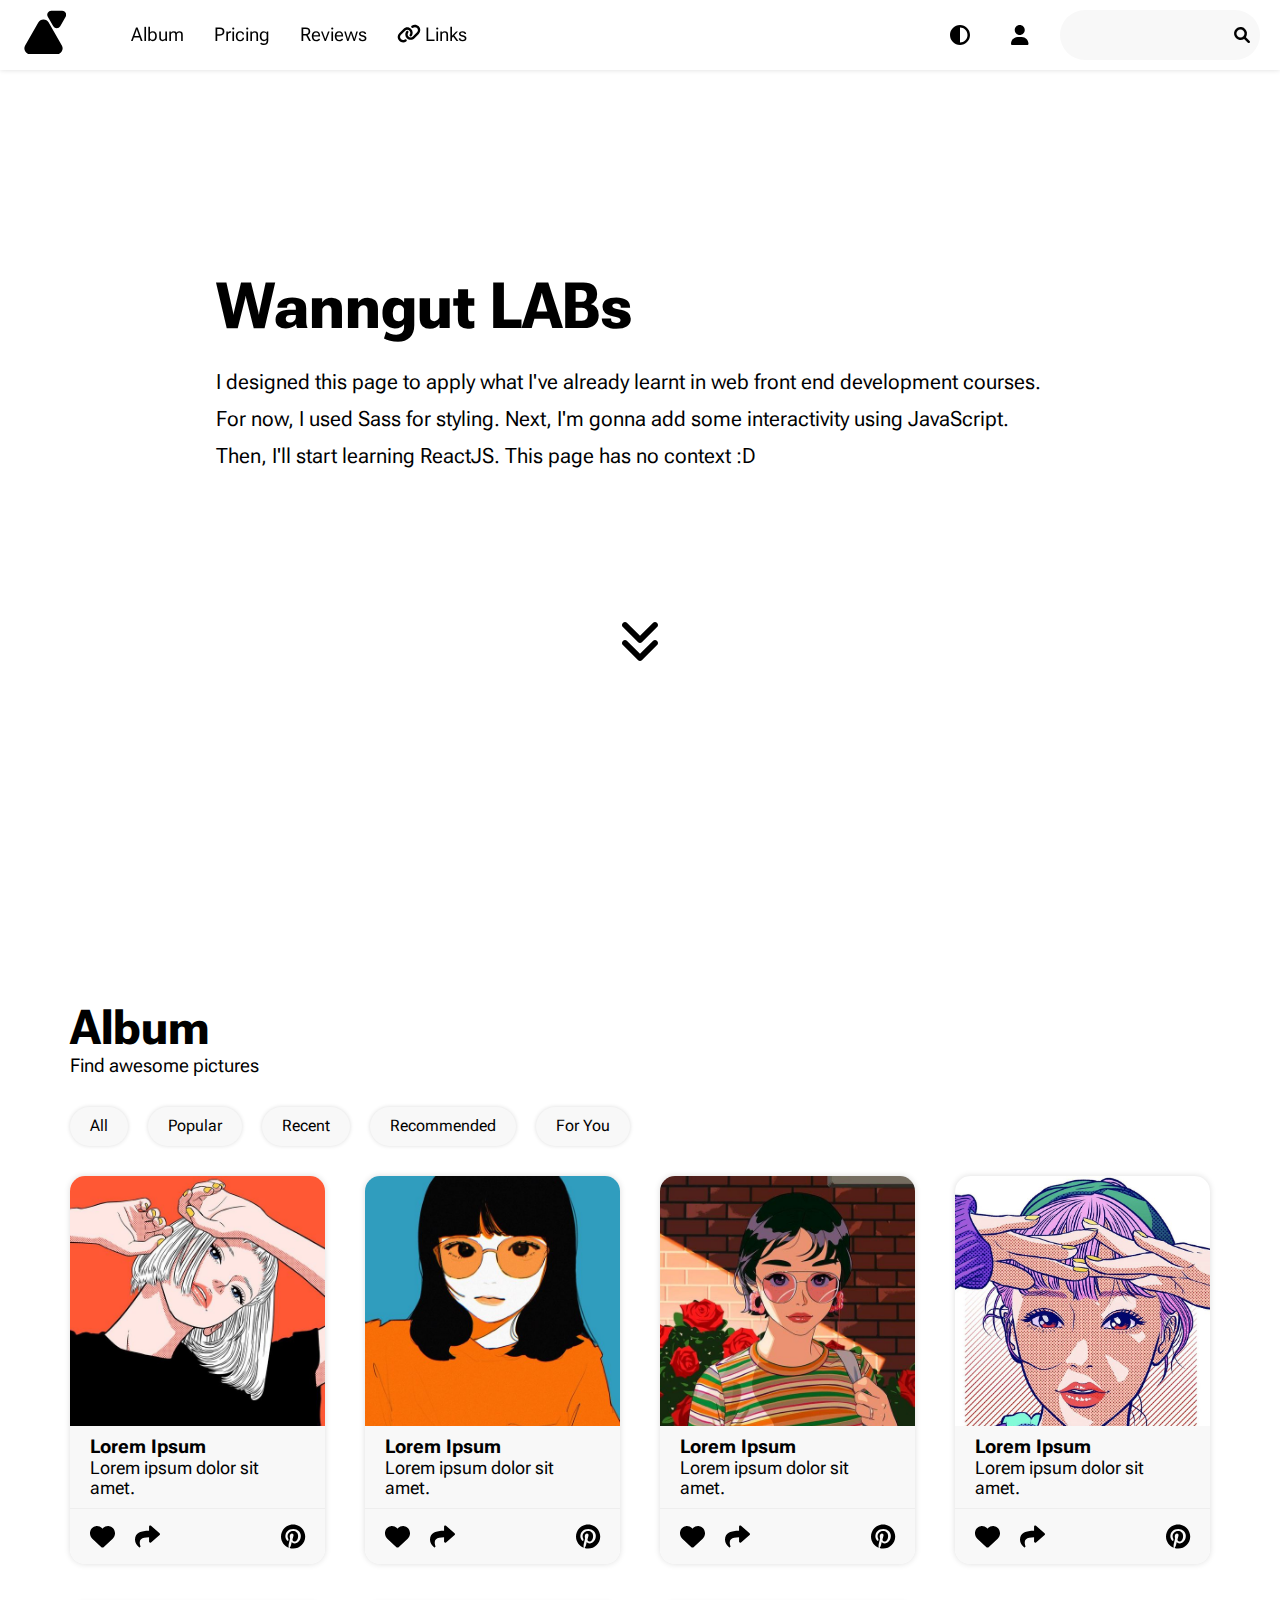
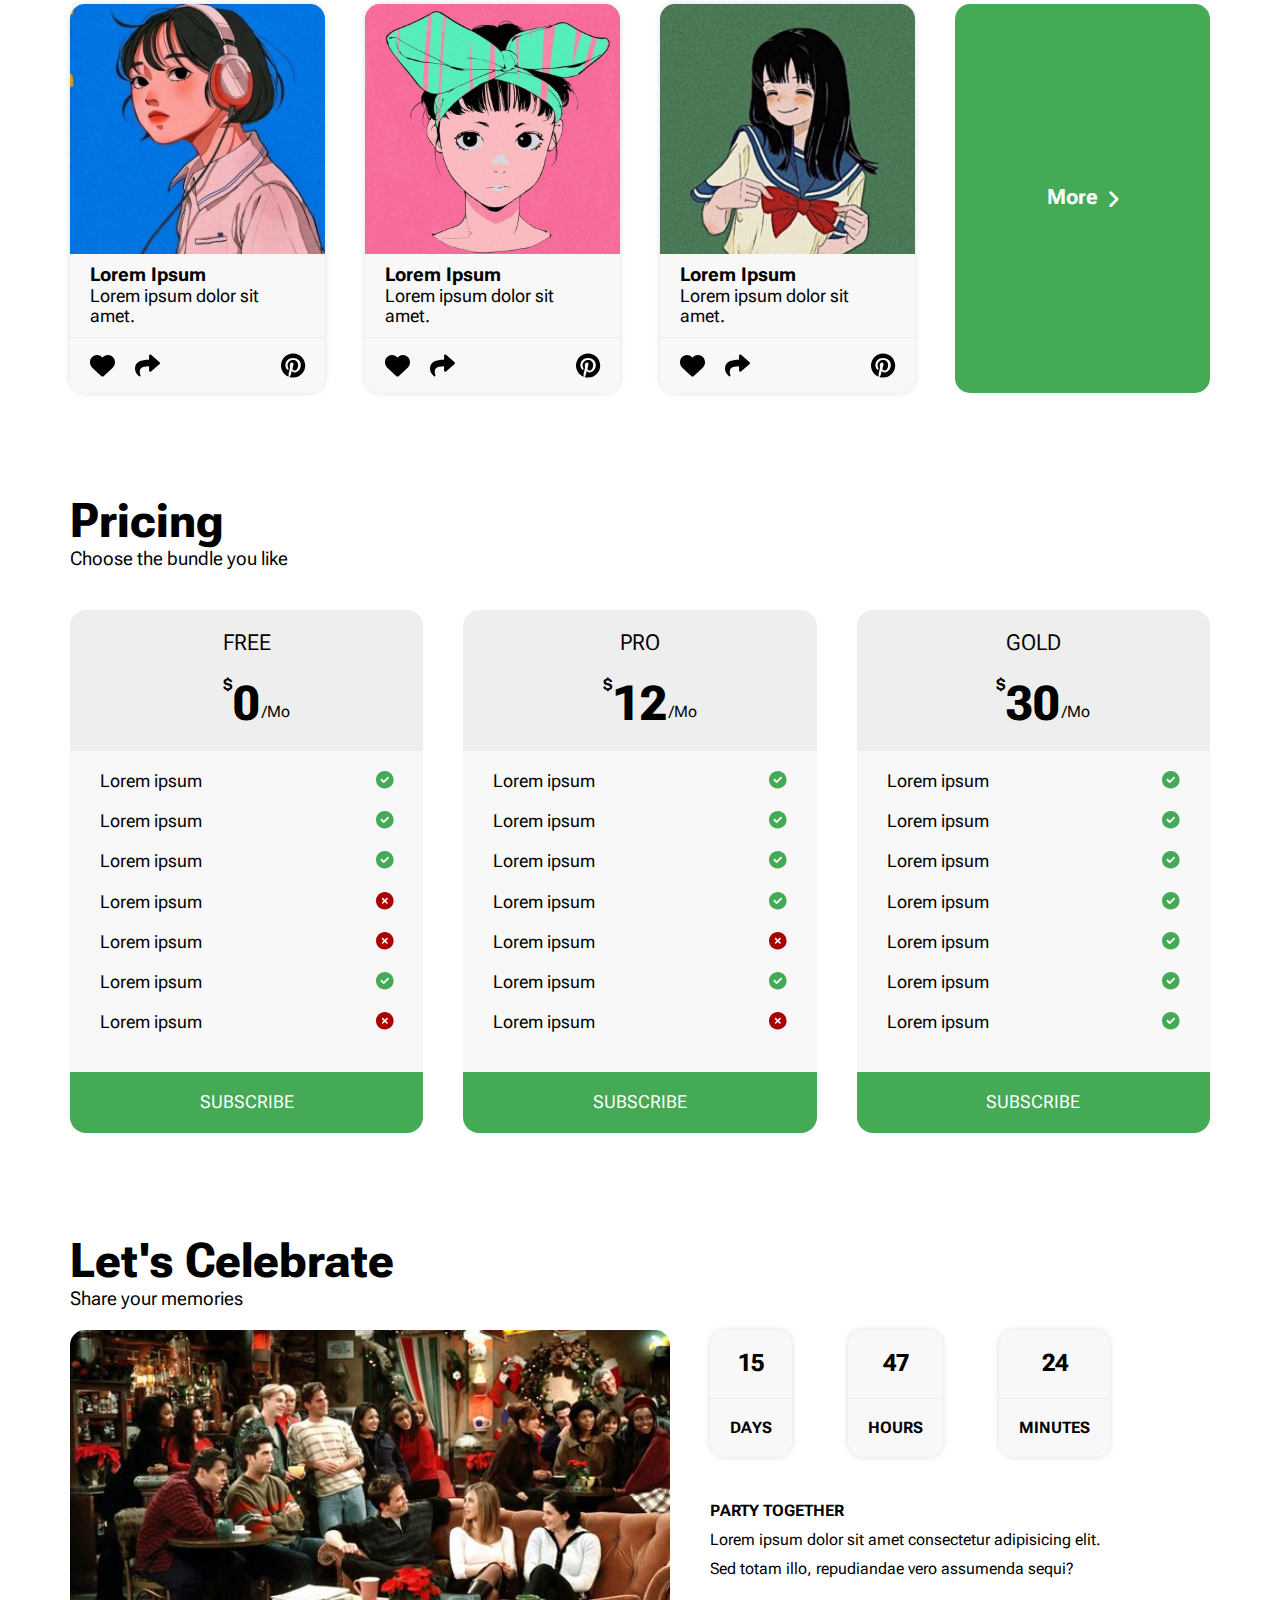
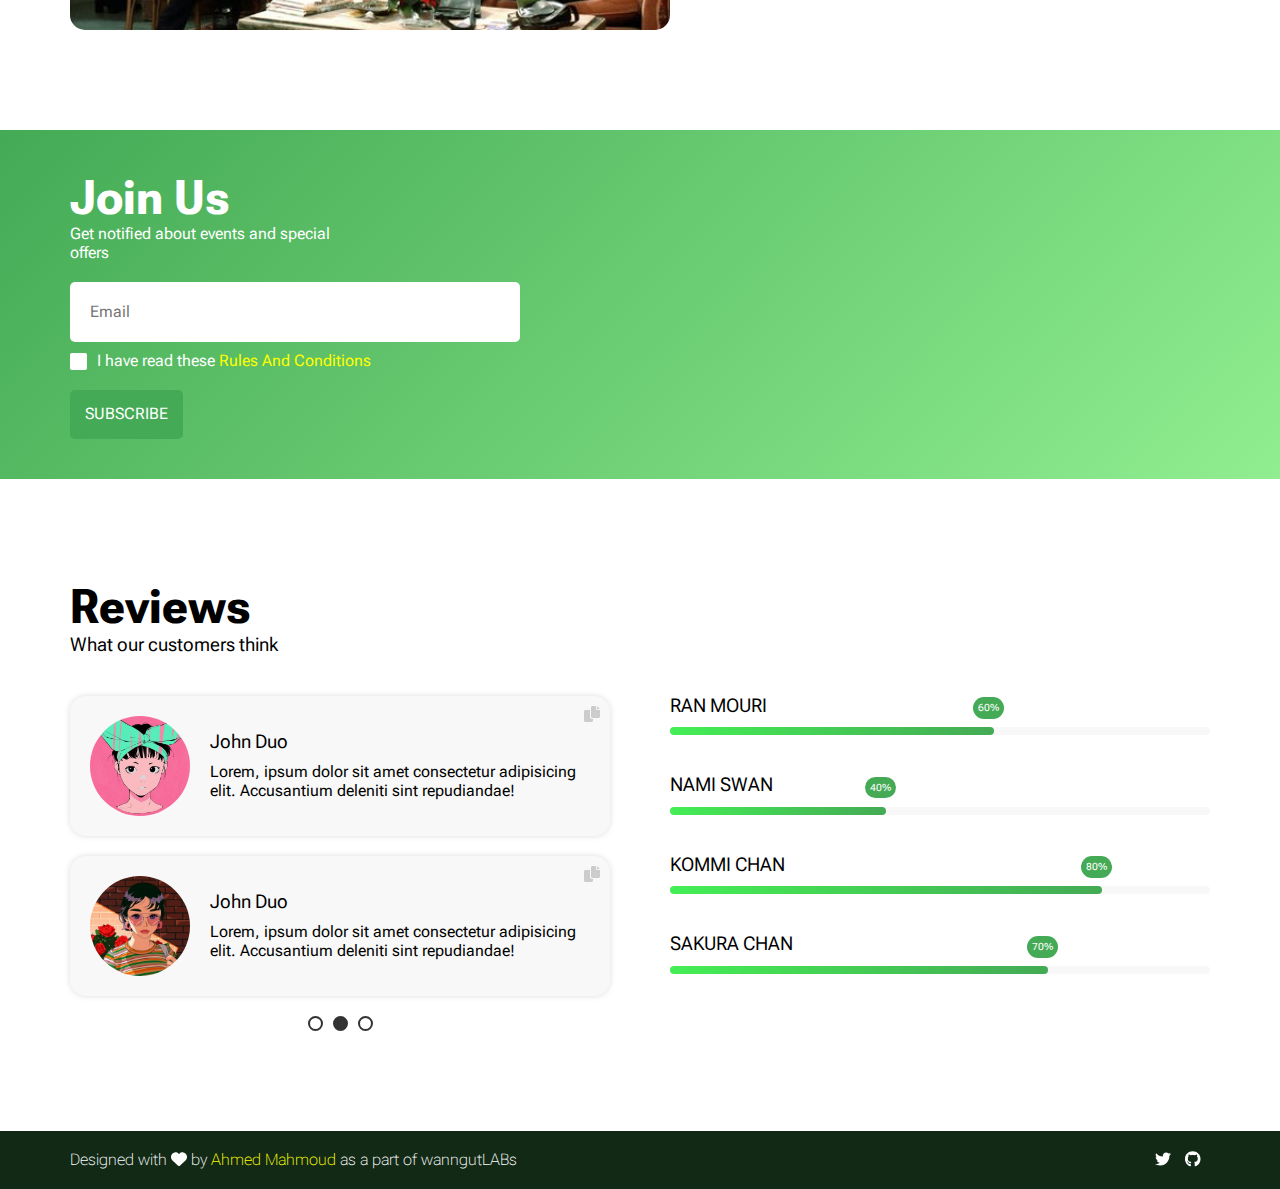
<file: index.html>
<!DOCTYPE html>
<html lang="en">

<head>
  <meta charset="UTF-8">
  <meta http-equiv="X-UA-Compatible" content="IE=edge">
  <meta name="viewport" content="width=device-width, initial-scale=1.0">
  <title>Document</title>
  <!-- normalization -->
  <link rel="stylesheet" href="css/norm.css">
  <!-- font-awesome css -->
  <link rel="stylesheet" href="css/all.min.css">
  <!--  --- ADD COMPILED-SASS.CSS FILE HERE -->
  <link rel="stylesheet" href="css/sass/main.css">
  <!-- main stylesheet -->
  <!-- add fonts here -->
  <link rel="preconnect" href="https://fonts.googleapis.com">
  <link rel="preconnect" href="https://fonts.gstatic.com" crossorigin>
  <link
    href="https://fonts.googleapis.com/css2?family=Roboto+Flex:opsz,wght@8..144,100;8..144,200;8..144,300;8..144,400;8..144,500;8..144,600;8..144,700;8..144,800;8..144,900;8..144,1000&display=swap"
    rel="stylesheet">
</head>

<body>

  <header>
    <div class="container-large">
      <div class="wrpr">
        <div class="logo">
          <svg xmlns="http://www.w3.org/2000/svg" xmlns:xlink="http://www.w3.org/1999/xlink" width="46" height="54.361"
            viewBox="0 0 46 54.361">
            <defs>
              <linearGradient id="linear-gradient" x1="0.508" y1="1.1" x2="0.511" y2="0.212"
                gradientUnits="objectBoundingBox">
                <stop offset="0" stop-color="#2a9d00" />
                <stop offset="1" stop-color="#3cce07" />
              </linearGradient>
              <linearGradient id="linear-gradient-2" x1="0.726" y1="0.5" x2="0.125" y2="0.934"
                gradientUnits="objectBoundingBox">
                <stop offset="0" stop-color="#f80" />
                <stop offset="1" stop-color="#f76713" />
              </linearGradient>
            </defs>
            <g id="Group_2" data-name="Group 2" transform="translate(-393 -166.639)">
              <g id="Group_1" data-name="Group 1" transform="translate(393 166.639)">
                <text id="wanngut" transform="translate(40 41.361)" font-size="29" font-family="Calibri-Bold, Calibri"
                  font-weight="300" font-style="Bold" fill="#d66400">
                  <tspan x="0" y="0"></tspan>
                </text>
                <path id="Polygon_3" data-name="Polygon 3"
                  d="M9,5.934a4,4,0,0,1,6.913,0L21.4,15.367a4,4,0,0,1-3.456,6.013H6.959A4,4,0,0,1,3.5,15.367Z"
                  transform="translate(42.836) rotate(60)" fill="#000" />
                <path id="Polygon_4" data-name="Polygon 4"
                  d="M18.294,9.082a6,6,0,0,1,10.411,0L41.851,32.016A6,6,0,0,1,36.645,41H10.355a6,6,0,0,1-5.206-8.984Z"
                  transform="translate(0 13.361)" fill="#000" />
                <text id="a_wanngut_LABs_project" data-name="a wanngut LABs project" transform="translate(56 51.361)"
                  font-size="9" font-family="Calibri-Light, Calibri" font-weight="300">
                  <tspan x="0" y="0"></tspan>
                  <tspan y="0" font-family="Calibri-LightItalic, Calibri" font-weight="700" font-style="italic"
                    fill="#000">
                  </tspan>
                  <tspan y="0" fill="#d66400"></tspan>
                </text>
              </g>
            </g>
          </svg>
        </div>
        <div class="bars">
          <i class="fas fa-bars"></i>
        </div>
        <nav>
          <ul class="main-nav">
            <li><a href="#album">album</a></li>
            <!-- <li><a href="#gallery">gallery</a></li> -->

            <li><a href="#pricing">pricing</a></li>
            <li><a href="#reviews">reviews</a></li>
            <li>
              <a href="#other">
                <i class="fas fa-link"></i>
                Links
              </a>
            </li>
          </ul>
        </nav>
        <div class="theme">
          <i class="fa fa-circle-half-stroke"></i>
          <ul class="menu" id="theme-menu">
            <li><i class="fas fa-wand-magic-sparkles"></i>OS default</li>
            <li><i class="fas fa-sun"></i>Light mode </li>
            <li><i class="fas fa-moon"></i>Dark mode</li>
          </ul>
        </div>
        <div class="user-menu">
          <i class="fas fa-user"></i>
          <ul class="menu" id="user-menu">
            <li><i class="fas fa-arrow-right-to-bracket"></i>Login</li>
            <li><i class="fas fa-square-plus"></i>Create account </li>
          </ul>
        </div>
        <div class="pill-search">
          <input type="text">
          <div class="results">
            <ul>
              <li>write something... </li>


            </ul>
          </div>

        </div>
      </div>
    </div>

  </header>

  <div class="landing">
    <div class="container">
      <div class="wrpr">
        <div class="txt">
          <h1>wanngut LABs</h1>
          <p>
            I designed this page to apply what I've already learnt in web front end development courses. For now, I used
            Sass for styling. Next, I'm gonna add some interactivity using JavaScript. Then, I'll start learning
            ReactJS. This page has no context :D
          </p>
        </div>
      </div>
      <a href="#album" class="go-down" title="go-down">
        <i class="fas fa-angle-double-down fa-3x"></i>
      </a>
    </div>
  </div>

  <div class="album" id="album">
    <div class="container">
      <div class="main-heading">
        <h2>Album</h2>
        <p>Find awesome pictures</p>
      </div>
      <div class="sort">
        <ul>
          <li><a href="#album">all</a></li>
          <li><a href="#album">popular</a></li>
          <li><a href="#album">recent</a></li>
          <li><a href="#album">recommended</a></li>
          <li><a href="#album" class="highlight">for you</a></li>
        </ul>
      </div>
      <div class="wrpr">
        <div class="card">
          <div class="image">
            <img src="./imgs/album-01.jpg" alt="">
          </div>
          <div class="txt">
            <h3> lorem ipsum</h3>
            <p>Lorem ipsum dolor sit amet.</p>
            <div class="info">
              <a href="#"> <i class="fas fa-heart like"></i> </a>
              <i class="fas fa-share"></i>
              <a href="https://pin.it/2u8nieT" class="right"><i class="fab fa-pinterest"></i></a>
            </div>
          </div>
        </div>
        <div class="card">
          <div class="image">
            <img src="./imgs/album-02.jpg" alt="">
          </div>
          <div class="txt">
            <h3> lorem ipsum</h3>
            <p>Lorem ipsum dolor sit amet.</p>
            <div class="info">
              <a href="#"> <i class="fas fa-heart like"></i> </a>
              <i class="fas fa-share"></i>
              <a href="https://pin.it/5NF6yf5" class="right"><i class="fab fa-pinterest"></i></a>
            </div>
          </div>
        </div>
        <div class="card">
          <div class="image">
            <img src="./imgs/album-03.jpg" alt="">
          </div>
          <div class="txt">
            <h3> lorem ipsum</h3>
            <p>Lorem ipsum dolor sit amet.</p>
            <div class="info">
              <a href="#"> <i class="fas fa-heart like"></i> </a>
              <i class="fas fa-share"></i>
              <a href="https://pin.it/5NF6yf5" class="right"><i class="fab fa-pinterest"></i></a>
            </div>
          </div>
        </div>
        <div class="card">
          <div class="image">
            <img src="./imgs/album-04.jpg" alt="">
          </div>
          <div class="txt">
            <h3> lorem ipsum</h3>
            <p>Lorem ipsum dolor sit amet.</p>
            <div class="info">
              <a href="#"> <i class="fas fa-heart like"></i> </a>
              <i class="fas fa-share"></i>
              <a href="https://pin.it/1fXX2Lt" class="right"><i class="fab fa-pinterest"></i></a>

            </div>
          </div>
        </div>
        <div class="card">
          <div class="image">
            <img src="./imgs/album-05.jpg" alt="">
          </div>
          <div class="txt">
            <h3> lorem ipsum</h3>
            <p>Lorem ipsum dolor sit amet.</p>
            <div class="info">
              <a href="#"> <i class="fas fa-heart like"></i> </a>
              <i class="fas fa-share"></i>
              <a href="https://pin.it/28jTqn2" class="right"><i class="fab fa-pinterest"></i></a>

            </div>
          </div>
        </div>
        <div class="card">
          <div class="image">
            <img src="./imgs/album-06.jpg" alt="">
          </div>
          <div class="txt">
            <h3> lorem ipsum</h3>
            <p>Lorem ipsum dolor sit amet.</p>
            <div class="info">
              <a href="#"> <i class="fas fa-heart like"></i> </a>
              <i class="fas fa-share"></i>

              <a href="https://pin.it/2akNyOh" class="right"><i class="fab fa-pinterest"></i></a>

            </div>
          </div>
        </div>
        <div class="card">
          <div class="image">
            <img src="./imgs/album-07.jpg" alt="">
          </div>
          <div class="txt">
            <h3> lorem ipsum</h3>
            <p>Lorem ipsum dolor sit amet.</p>
            <div class="info">
              <a href="#"> <i class="fas fa-heart like"></i> </a>
              <i class="fas fa-share"></i>
              <a href="https://pin.it/6UJkVuG" class="right"><i class="fab fa-pinterest"></i></a>
            </div>
          </div>
        </div>
        <a href="https://www.pinterest.com/">More</a>
      </div>

    </div>
  </div>

  <div class="pricing" id="pricing">
    <div class="container">
      <div class="main-heading">
        <h2>
          Pricing
        </h2>
        <p>Choose the bundle you like</p>
      </div>
      <div class="content">
        <div class="card">
          <div class="title">
            <h3>FREE</h3>
            <span>0</span>
          </div>
          <div class="info">
            <ul>
              <li>Lorem ipsum <i class="fas fa-circle-check"></i></li>
              <li>Lorem ipsum <i class="fas fa-circle-check"></i></li>
              <li>Lorem ipsum <i class="fas fa-circle-check"></i></li>

              <li>Lorem ipsum <i class="fas fa-circle-xmark"></i></li>
              <li>Lorem ipsum <i class="fas fa-circle-xmark"></i></li>
              <li>Lorem ipsum <i class="fas fa-circle-check"></i></li>
              <li>Lorem ipsum <i class="fas fa-circle-xmark"></i></li>
            </ul>
          </div>
          <a href="#" class="subscribe">subscribe</a>
        </div>
        <div class="card">
          <div class="title">
            <h3>PRO</h3>
            <span>12</span>
          </div>
          <div class="info">
            <ul>
              <li>Lorem ipsum <i class="fas fa-circle-check"></i></li>
              <li>Lorem ipsum <i class="fas fa-circle-check"></i></li>
              <li>Lorem ipsum <i class="fas fa-circle-check"></i></li>
              <li>Lorem ipsum <i class="fas fa-circle-check"></i></li>
              <li>Lorem ipsum <i class="fas fa-circle-xmark"></i></li>
              <li>Lorem ipsum <i class="fas fa-circle-check"></i></li>
              <li>Lorem ipsum <i class="fas fa-circle-xmark"></i></li>
            </ul>
          </div>
          <a href="#" class="subscribe">subscribe</a>
        </div>
        <div class="card gold">
          <div class="title">
            <h3>GOLD</h3>
            <span>30</span>

          </div>
          <div class="info">
            <ul>
              <li>Lorem ipsum <i class="fas fa-circle-check"></i></li>
              <li>Lorem ipsum <i class="fas fa-circle-check"></i></li>
              <li>Lorem ipsum <i class="fas fa-circle-check"></i></li>
              <li>Lorem ipsum <i class="fas fa-circle-check"></i></li>
              <li>Lorem ipsum <i class="fas fa-circle-check"></i></li>
              <li>Lorem ipsum <i class="fas fa-circle-check"></i></li>
              <li>Lorem ipsum <i class="fas fa-circle-check"></i></li>
            </ul>
          </div>
          <a href="#" class="subscribe">subscribe</a>
        </div>
      </div>
    </div>
  </div>

  <div class="events">
    <div class="container">
      <div class="main-heading">
        <h2>Let's Celebrate</h2>
        <p>Share your memories</p>
      </div>
      <div class="content">
        <div class="image">
        </div>
        <div class="info">
          <div class="timer">
            <div class="days">
              <span>15</span>
              <span>days</span>
            </div>
            <div class="hours">
              <span>47</span>
              <span>hours</span>
            </div>
            <div class="minutes">
              <span>24</span>
              <span>minutes</span>
            </div>
          </div>
          <div class="txt">
            <h4>party together</h4>
            <p>Lorem ipsum dolor sit amet consectetur adipisicing elit. Sed totam illo, repudiandae vero assumenda
              sequi?</p>
          </div>

        </div>

      </div>

    </div>
  </div>

  <div class="join-us">
    <div class="wrpr">
      <div class="container">
        <div>
          <div class="title">
            <!-- <i class="fas fa-envelope fa-2x"></i>  -->
            <h2>Join Us</h2>
          </div>
          <p>Get notified about events and special offers</p>
          <form action="#">
            <input type="email" name="email" id="email" placeholder="Email">
            <br>
            <div class="agreement">
              <input type="checkbox" class="custom-checkbox" name="agreement" id="agreement">
              <label for="agreement">
                I have read these <a href="#">rules and conditions</a>
              </label>
              <div class="warning">
                <i class="fas fa-warning"></i>
              </div>
            </div>
            <input type="submit" value="SUBSCRIBE" disabled>
          </form>

        </div>
      </div>
    </div>
  </div>

  <div class="reviews" id="reviews">
    <div class="container">
      <div class="main-heading">
        <h2>Reviews</h2>
        <p>What our customers think</p>
      </div>
      <div class="content">
        <div class="wrpr">
          <div class="card">
            <img src="./imgs/album-06.jpg" alt="">
            <div class="txt">
              <h3 class="name">John Duo</h3>
              <p>Lorem, ipsum dolor sit amet consectetur adipisicing elit. Accusantium deleniti sint repudiandae!</p>
              <i class="fas fa-copy" title="copy"></i>
            </div>
          </div>
          <div class="card">
            <img src="./imgs/album-03.jpg" alt="">
            <div class="txt">
              <h3 class="name">John Duo</h3>
              <p>Lorem, ipsum dolor sit amet consectetur adipisicing elit. Accusantium deleniti sint repudiandae!</p>
              <i class="fas fa-copy" title="copy"></i>
            </div>
          </div>

          <div class="bullets">
            <ul>
              <li><a href="#" class="bullet"></a></li>
              <li><a href="#" class="bullet active"></a></li>
              <li><a href="#" class="bullet"></a></li>
            </ul>
          </div>


        </div>
        <div class="wrpr">
          <div class="rate">
            <h3 class="txt"> RAN MOURI</h3>
            <span class="bar"><span class="fill" style="width: 60%" progress="60%"></span></span>
          </div>
          <div class="rate">
            <h3 class="txt"> NAMI SWAN</h3>
            <span class="bar"><span class="fill" style="width: 40%" progress="40%"></span></span>
          </div>
          <div class="rate">
            <h3 class="txt"> KOMMI CHAN</h3>
            <span class="bar"><span class="fill" progress="80%" style="width: 80%"></span></span>
          </div>
          <div class="rate">
            <h3 class="txt"> SAKURA CHAN</h3>
            <span class="bar"><span class="fill" progress="70%" style="width: 70%"></span></span>
          </div>

        </div>


      </div>
    </div>
  </div>

  <footer>
    <div class="container">
      <span>Designed with <i class="fas fa-heart"></i> by <a href="https://twitter.com/qassasahmed96">Ahmed Mahmoud</a>
        as a part of wanngutLABs</span>
      <ul class="social">
        <li><a href="https://twitter.com/qassasahmed96" target="_blank"><i class="fab fa-twitter"></i></a></li>
        <li><a href="https://github.com/qassasahmed96" target="_blank"><i class="fab fa-github"></i></a></li>
      </ul>
    </div>
  </footer>


  <!-- font awesome script -->
  <script src="js/all.min.js"></script>

</body>

</html>
</file>
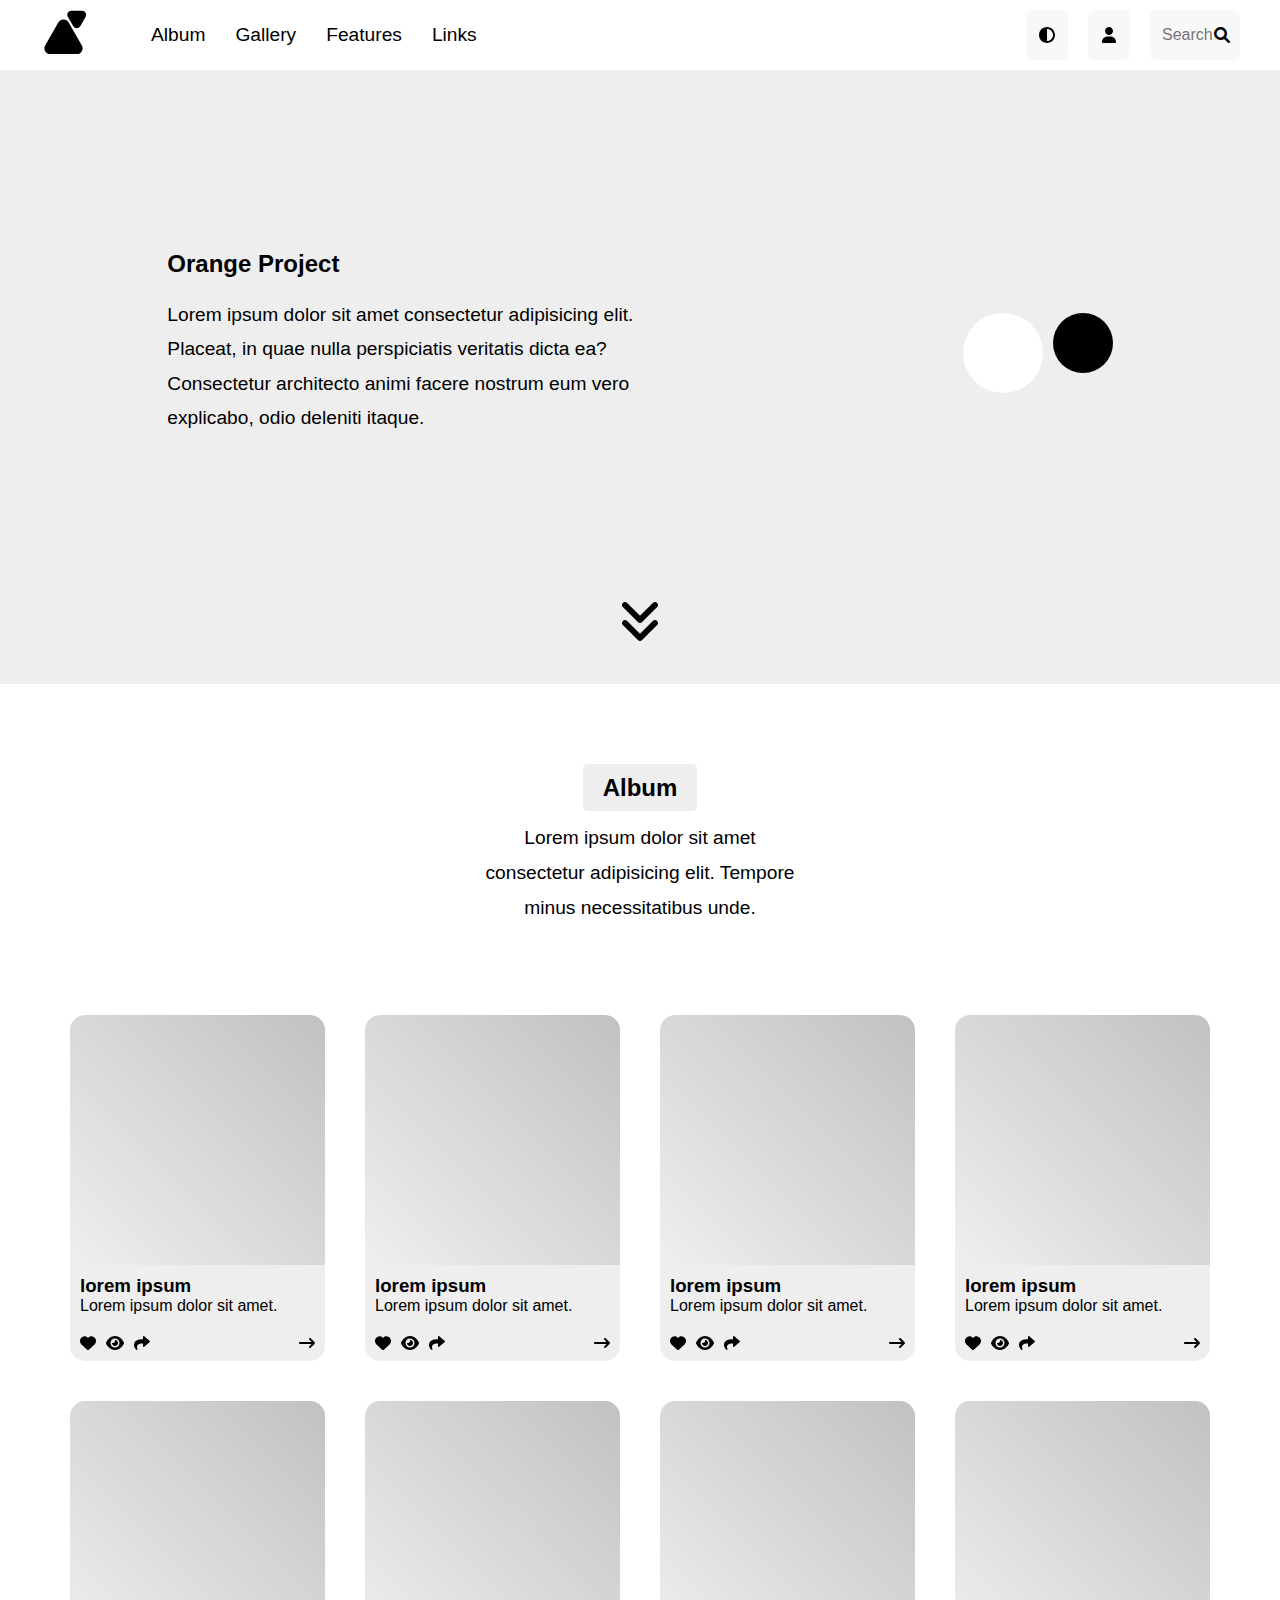
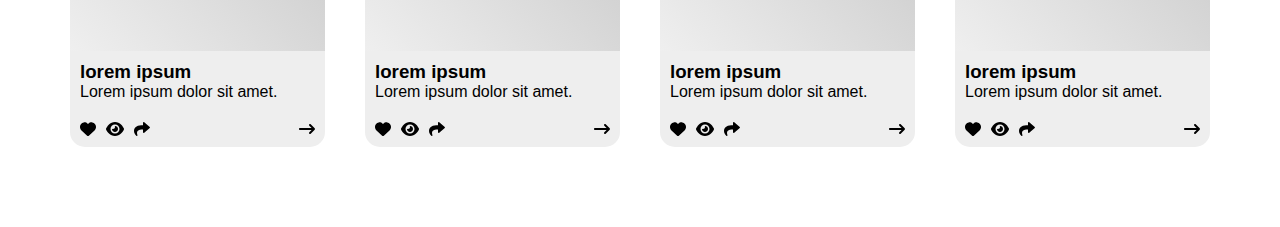
<file: project-8-1/index.html>
<!DOCTYPE html>
<html lang="en">

<head>
  <meta charset="UTF-8">
  <meta http-equiv="X-UA-Compatible" content="IE=edge">
  <meta name="viewport" content="width=device-width, initial-scale=1.0">
  <title>Document</title>
  <!-- normalization -->
  <link rel="stylesheet" href="css/norm.css">
  <!-- font-awesome css -->
  <link rel="stylesheet" href="css/all.min.css">
  <!--  --- ADD COMPILED-SASS.CSS FILE HERE -->
  <link rel="stylesheet" href="css/sass/main.css">
  <!-- main stylesheet -->
  <!-- add fonts here -->
  <link rel="preconnect" href="https://fonts.googleapis.com">
  <link rel="preconnect" href="https://fonts.gstatic.com" crossorigin>
  <link
    href="https://fonts.googleapis.com/css2?family=Open+Sans:ital,wght@0,300;0,400;0,500;0,600;0,700;0,800;1,300;1,400;1,500;1,600;1,700;1,800&display=swap"
    rel="stylesheet">
</head>

<body>

  <header>
    <div class="container-large">
      <div class="wrpr">
        <div class="logo">
          <svg xmlns="http://www.w3.org/2000/svg" xmlns:xlink="http://www.w3.org/1999/xlink" width="46" height="54.361"
            viewBox="0 0 46 54.361">
            <defs>
              <linearGradient id="linear-gradient" x1="0.508" y1="1.1" x2="0.511" y2="0.212"
                gradientUnits="objectBoundingBox">
                <stop offset="0" stop-color="#2a9d00" />
                <stop offset="1" stop-color="#3cce07" />
              </linearGradient>
              <linearGradient id="linear-gradient-2" x1="0.726" y1="0.5" x2="0.125" y2="0.934"
                gradientUnits="objectBoundingBox">
                <stop offset="0" stop-color="#f80" />
                <stop offset="1" stop-color="#f76713" />
              </linearGradient>
            </defs>
            <g id="Group_2" data-name="Group 2" transform="translate(-393 -166.639)">
              <g id="Group_1" data-name="Group 1" transform="translate(393 166.639)">
                <text id="wanngut" transform="translate(40 41.361)" font-size="29" font-family="Calibri-Bold, Calibri"
                  font-weight="300" font-style="Bold" fill="#d66400">
                  <tspan x="0" y="0"></tspan>
                </text>
                <path id="Polygon_3" data-name="Polygon 3"
                  d="M9,5.934a4,4,0,0,1,6.913,0L21.4,15.367a4,4,0,0,1-3.456,6.013H6.959A4,4,0,0,1,3.5,15.367Z"
                  transform="translate(42.836) rotate(60)" fill="#000" />
                <path id="Polygon_4" data-name="Polygon 4"
                  d="M18.294,9.082a6,6,0,0,1,10.411,0L41.851,32.016A6,6,0,0,1,36.645,41H10.355a6,6,0,0,1-5.206-8.984Z"
                  transform="translate(0 13.361)" fill="#000" />
                <text id="a_wanngut_LABs_project" data-name="a wanngut LABs project" transform="translate(56 51.361)"
                  font-size="9" font-family="Calibri-Light, Calibri" font-weight="300">
                  <tspan x="0" y="0"></tspan>
                  <tspan y="0" font-family="Calibri-LightItalic, Calibri" font-weight="700" font-style="italic"
                    fill="#000">
                  </tspan>
                  <tspan y="0" fill="#d66400"></tspan>
                </text>
              </g>
            </g>
          </svg>
        </div>
        <div class="bars">
          <i class="fas fa-bars"></i>
        </div>
        <nav>
          <ul class="main-nav">
            <li><a href="#album">album</a></li>
            <li><a href="#gallery">gallery</a></li>

            <li><a href="#features">features</a></li>
            <li id="mega">
              <a href="#other">Links</a>
              <div class="mega-menu">
                <div class="wrpr">
                  <ul class="links">
                    <li><a href="#"><i class="fas fa-home"></i>lorem ipsum</a></li>
                    <li><a href="#"><i class="fas fa-computer"></i>lorem ipsum</a></li>
                    <li><a href="#"><i class="fas fa-code"></i>lorem ipsum</a></li>
                    <li><a href="#"><i class="fas fa-square"></i>lorem ipsum</a></li>
                  </ul>
                </div>
              </div>
            </li>
          </ul>
        </nav>
        <div class="theme">
          <i class="fa fa-circle-half-stroke"></i>
          <ul class="menu">
            <li><i class="fas fa-wand-magic-sparkles"></i>OS default</li>
            <li><i class="fas fa-sun"></i>Light mode </li>
            <li><i class="fas fa-moon"></i>Dark mode</li>
          </ul>
        </div>
        <div class="user-menu">
          <i class="fas fa-user"></i>
          <ul class="menu">
            <li><i class="fas fa-arrow-right-to-bracket"></i>Login</li>
            <li><i class="fas fa-square-plus"></i>Create account </li>
          </ul>
        </div>
        <div class="pill-search">
          <input type="text" placeholder="Search">
          <div class="results">
            <ul>
              <li>write something... </li>
              
              
            </ul>
          </div>
          
        </div>
      </div>
    </div>

  </header>

  <div class="landing">
    <div class="container">
      <div class="wrpr">
        <div class="txt">
          <h2>orange project</h2>
          <p>
            Lorem ipsum dolor sit amet consectetur adipisicing elit. Placeat, in quae nulla perspiciatis veritatis dicta
            ea? Consectetur architecto animi facere nostrum eum vero explicabo, odio deleniti itaque.
          </p>
        </div>
        <div class="artwork">
          <div class="drawing"></div>
          <div class="drawing"></div>
        </div>

      </div>
      <a href="#album" class="go-down" title="go-down">
        <i class="fas fa-angle-double-down fa-3x"></i>
      </a>
    </div>
  </div>

  <div class="album" id="album">
    <div class="main-heading">
      <h2>Album</h2>
      <p>Lorem ipsum dolor sit amet consectetur adipisicing elit. Tempore minus necessitatibus unde.</p>
    </div>
    <div class="container">
      <div class="wrpr">

        <div class="card">
          <div class="image">
          </div>
          <div class="txt">
            <h3> lorem ipsum</h3>
            <p>Lorem ipsum dolor sit amet.</p>
            <div class="info">
              <i class="fas fa-heart"></i>
              <i class="fas fa-eye"></i>
              <i class="fas fa-share"></i>
              <i class="fas fa-long-arrow-right right" title="show more"></i>
            </div>
          </div>
        </div>
        <div class="card">
          <div class="image">
          </div>
          <div class="txt">
            <h3> lorem ipsum</h3>
            <p>Lorem ipsum dolor sit amet.</p>
            <div class="info">
              <i class="fas fa-heart"></i>
              <i class="fas fa-eye"></i>
              <i class="fas fa-share"></i>
              <i class="fas fa-long-arrow-right right" title="show more"></i>
            </div>
          </div>
        </div>
        <div class="card">
          <div class="image">
          </div>
          <div class="txt">
            <h3> lorem ipsum</h3>
            <p>Lorem ipsum dolor sit amet.</p>
            <div class="info">
              <i class="fas fa-heart"></i>
              <i class="fas fa-eye"></i>
              <i class="fas fa-share"></i>
              <i class="fas fa-long-arrow-right right" title="show more"></i>
            </div>
          </div>
        </div>
        <div class="card">
          <div class="image">
          </div>
          <div class="txt">
            <h3> lorem ipsum</h3>
            <p>Lorem ipsum dolor sit amet.</p>
            <div class="info">
              <i class="fas fa-heart"></i>
              <i class="fas fa-eye"></i>
              <i class="fas fa-share"></i>
              <i class="fas fa-long-arrow-right right" title="show more"></i>
            </div>
          </div>
        </div>
        <div class="card">
          <div class="image">
          </div>
          <div class="txt">
            <h3> lorem ipsum</h3>
            <p>Lorem ipsum dolor sit amet.</p>
            <div class="info">
              <i class="fas fa-heart"></i>
              <i class="fas fa-eye"></i>
              <i class="fas fa-share"></i>
              <i class="fas fa-long-arrow-right right" title="show more"></i>
            </div>
          </div>
        </div>
        <div class="card">
          <div class="image">
          </div>
          <div class="txt">
            <h3> lorem ipsum</h3>
            <p>Lorem ipsum dolor sit amet.</p>
            <div class="info">
              <i class="fas fa-heart"></i>
              <i class="fas fa-eye"></i>
              <i class="fas fa-share"></i>
              <i class="fas fa-long-arrow-right right" title="show more"></i>
            </div>
          </div>
        </div>
        <div class="card">
          <div class="image">
          </div>
          <div class="txt">
            <h3> lorem ipsum</h3>
            <p>Lorem ipsum dolor sit amet.</p>
            <div class="info">
              <i class="fas fa-heart"></i>
              <i class="fas fa-eye"></i>
              <i class="fas fa-share"></i>
              <i class="fas fa-long-arrow-right right" title="show more"></i>
            </div>
          </div>
        </div>
        <div class="card">
          <div class="image">
          </div>
          <div class="txt">
            <h3> lorem ipsum</h3>
            <p>Lorem ipsum dolor sit amet.</p>
            <div class="info">
              <i class="fas fa-heart"></i>
              <i class="fas fa-eye"></i>
              <i class="fas fa-share"></i>
              <i class="fas fa-long-arrow-right right" title="show more"></i>
            </div>
          </div>
        </div>



      </div>
    </div>
  </div>

  <!-- font awesome script -->
  <script src="js/all.min.js"></script>
</body>

</html>
</file>
<file: css/sass/main.css>
* {
  margin: 0;
  padding: 0;
  -webkit-box-sizing: border-box;
  box-sizing: border-box;
}

::-moz-selection {
  /* change selection here */
  background-color: #000;
  color: #fff;
}

::selection {
  /* change selection here */
  background-color: #000;
  color: #fff;
}

html {
  scroll-behavior: smooth;
  font-size: 16px;
}

body {
  /* change font family here */
  font-family: 'Roboto Flex', sans-serif;
}

ul {
  list-style-type: none;
  margin: 0;
  padding: 0;
}

a {
  text-decoration: none;
  color: #000;
  text-transform: capitalize;
  -webkit-transition: all 0.2s ease;
  transition: all 0.2s ease;
}

a:hover {
  cursor: pointer;
}

.container-large {
  padding: 0 20px;
}

.container {
  padding: 0 15px;
  margin: 0 auto;
}

@media (min-width: 767px) {
  .container {
    width: 750px;
  }
}

@media (min-width: 992px) {
  .container {
    width: 970px;
  }
}

@media (min-width: 1200px) {
  .container {
    width: 1170px;
  }
}

input[type="checkbox"].custom-checkbox {
  position: relative;
}

input[type="checkbox"].custom-checkbox::after {
  position: absolute;
  display: -webkit-box;
  display: -ms-flexbox;
  display: flex;
  content: "";
  width: 17px;
  height: 17px;
  border-radius: 2px;
  background-color: #fff;
  position: absolute;
}

input[type="checkbox"].custom-checkbox:checked::after {
  font-family: "Font Awesome 5 Free";
  font-weight: 900;
  content: "\f00c";
  -webkit-box-align: center;
      -ms-flex-align: center;
          align-items: center;
  -webkit-box-pack: center;
      -ms-flex-pack: center;
          justify-content: center;
  color: #000;
}

.main-heading > h2 {
  font-size: 3rem;
  color: #000;
  margin: 0 auto;
  border-radius: 5px;
}

.main-heading > p {
  font-size: 1.2rem;
  position: relative;
  margin: 0 auto 20px;
}

header {
  background-color: #fff;
  position: -webkit-sticky;
  position: sticky;
  top: 0;
  z-index: 2;
  -webkit-box-shadow: 0 0 5px #ddd;
          box-shadow: 0 0 5px #ddd;
}

header .container-large > .wrpr {
  position: relative;
  display: -webkit-box;
  display: -ms-flexbox;
  display: flex;
  -webkit-box-pack: justify;
      -ms-flex-pack: justify;
          justify-content: space-between;
  -webkit-box-align: center;
      -ms-flex-align: center;
          align-items: center;
}

@media (max-width: 767px) {
  header .container-large > .wrpr {
    -ms-flex-wrap: wrap;
        flex-wrap: wrap;
  }
}

header .container-large > .wrpr > .logo {
  height: 70px;
}

@media (min-width: 767px) {
  header .container-large > .wrpr > .logo {
    margin-right: 50px;
  }
}

header .container-large > .wrpr nav {
  display: none;
}

@media (min-width: 767px) {
  header .container-large > .wrpr nav {
    display: -webkit-box;
    display: -ms-flexbox;
    display: flex;
    -ms-flex-preferred-size: 100%;
        flex-basis: 100%;
  }
}

header .container-large > .wrpr nav > ul.main-nav {
  display: -webkit-box;
  display: -ms-flexbox;
  display: flex;
  -webkit-box-pack: start;
      -ms-flex-pack: start;
          justify-content: flex-start;
  -webkit-box-align: stretch;
      -ms-flex-align: stretch;
          align-items: stretch;
  -webkit-box-orient: vertical;
  -webkit-box-direction: normal;
      -ms-flex-flow: column nowrap;
          flex-flow: column nowrap;
  font-size: 1rem;
}

@media (min-width: 767px) {
  header .container-large > .wrpr nav > ul.main-nav {
    height: 70px;
    font-size: 1.2rem;
    -webkit-box-orient: horizontal;
    -webkit-box-direction: normal;
        -ms-flex-flow: row nowrap;
            flex-flow: row nowrap;
  }
}

header .container-large > .wrpr nav > ul.main-nav > li {
  position: relative;
  margin: 0 15px;
  overflow: hidden;
}

@media (min-width: 767px) {
  header .container-large > .wrpr nav > ul.main-nav > li {
    display: -webkit-box;
    display: -ms-flexbox;
    display: flex;
    -webkit-box-pack: center;
        -ms-flex-pack: center;
            justify-content: center;
    -webkit-box-align: center;
        -ms-flex-align: center;
            align-items: center;
  }
}

@media (max-width: 767px) {
  header .container-large > .wrpr nav > ul.main-nav > li {
    padding: 10px;
    margin: 10px;
    border-radius: 6px;
  }
}

@media (min-width: 767px) {
  header .container-large > .wrpr nav > ul.main-nav > li > a::after {
    content: '';
    position: absolute;
    width: 100%;
    bottom: -20px;
    height: 5px;
    background-color: #000;
    left: 0;
    -webkit-transition: top,
 bottom 0.2s ease;
    transition: top,
 bottom 0.2s ease;
  }
  header .container-large > .wrpr nav > ul.main-nav > li > a:hover::after {
    bottom: 0px;
  }
}

header .container-large > .wrpr > .bars {
  display: none;
}

@media (max-width: 767px) {
  header .container-large > .wrpr > .bars {
    display: -webkit-box;
    display: -ms-flexbox;
    display: flex;
    -webkit-box-pack: center;
        -ms-flex-pack: center;
            justify-content: center;
    -webkit-box-align: center;
        -ms-flex-align: center;
            align-items: center;
    -webkit-box-ordinal-group: 2;
        -ms-flex-order: 1;
            order: 1;
    width: 50px;
    height: 50px;
    font-size: 1.2rem;
  }
  header .container-large > .wrpr > .bars:hover {
    background-color: #f8f8f8;
    border-radius: 6px;
  }
  header .container-large > .wrpr > .bars:hover ~ .pill-search {
    display: -webkit-box;
    display: -ms-flexbox;
    display: flex;
    -webkit-box-ordinal-group: 3;
        -ms-flex-order: 2;
            order: 2;
    margin: 20px 0 10px;
  }
  header .container-large > .wrpr > .bars:hover ~ nav {
    -webkit-box-ordinal-group: 4;
        -ms-flex-order: 3;
            order: 3;
    display: -webkit-box;
    display: -ms-flexbox;
    display: flex;
    -webkit-box-pack: center;
        -ms-flex-pack: center;
            justify-content: center;
    -webkit-box-align: start;
        -ms-flex-align: start;
            align-items: flex-start;
    -webkit-box-orient: vertical;
    -webkit-box-direction: normal;
        -ms-flex-flow: column nowrap;
            flex-flow: column nowrap;
    background-color: #fff;
    top: 100%;
    right: 0;
    height: -webkit-fit-content;
    height: -moz-fit-content;
    height: fit-content;
    width: 100%;
  }
  header .container-large > .wrpr > .bars:hover ~ nav > li {
    padding: 10px;
    margin: 10px;
    display: block;
    text-align: left;
  }
}

header .container-large > .wrpr .pill-search {
  margin-left: 10px;
  position: relative;
  display: -webkit-box;
  display: -ms-flexbox;
  display: flex;
  -webkit-box-pack: center;
      -ms-flex-pack: center;
          justify-content: center;
  -webkit-box-align: center;
      -ms-flex-align: center;
          align-items: center;
}

@media (max-width: 767px) {
  header .container-large > .wrpr .pill-search {
    display: none;
    -ms-flex-preferred-size: 100%;
        flex-basis: 100%;
  }
}

header .container-large > .wrpr .pill-search::after {
  position: absolute;
  font-family: "Font Awesome 5 Free";
  font-weight: 900;
  content: "\f002";
  right: 10px;
  color: #000;
}

header .container-large > .wrpr .pill-search:hover::before {
  position: fixed;
  content: "";
  background-color: #00000088;
  height: 100%;
  width: 100%;
  top: 70px;
  left: 0;
  -webkit-transition: 0.3s;
  transition: 0.3s;
}

header .container-large > .wrpr .pill-search input[type="text"] {
  padding: 0 10px;
  border: 2px solid transparent;
  background-color: #f8f8f8;
  border-radius: 6px;
  width: 90px;
  height: 50px;
  border-radius: 50px;
  -webkit-transition: 0.3s;
  transition: 0.3s;
  position: relative;
}

@media (max-width: 767px) {
  header .container-large > .wrpr .pill-search input[type="text"] {
    margin: auto;
    width: 100%;
  }
}

@media (min-width: 992px) {
  header .container-large > .wrpr .pill-search input[type="text"] {
    width: 200px;
  }
}

header .container-large > .wrpr .pill-search input[type="text"] + .results {
  display: none;
}

header .container-large > .wrpr .pill-search input[type="text"]:focus {
  outline: none;
}

@media (min-width: 767px) {
  header .container-large > .wrpr .pill-search input[type="text"]:focus {
    width: 150px;
  }
}

@media (min-width: 992px) {
  header .container-large > .wrpr .pill-search input[type="text"]:focus {
    width: 250px;
  }
}

header .container-large > .wrpr .pill-search input[type="text"]:focus ~ .results {
  display: block;
  position: absolute;
  top: calc(100% + 20px);
  left: 0;
  width: 100%;
  border-radius: 6px;
  border: 2px solid #eee;
  overflow: hidden;
  background-color: #fff;
}

header .container-large > .wrpr .pill-search input[type="text"]:focus ~ .results li {
  padding: 10px;
  margin: 10px;
  border-radius: 6px;
}

header .container-large > .wrpr .pill-search input[type="text"]:focus ~ .results li:hover {
  background-color: #f8f8f8;
}

header .container-large > .wrpr .pill-search input[type="text"] .results {
  border: 2px solid #eee;
  border-radius: 6px;
  overflow: hidden;
  position: absolute;
  display: none;
  top: calc(100% + 10px);
  left: 0;
  width: 100%;
}

header .container-large > .wrpr .pill-search input[type="text"] .results > ul > li:hover {
  background-color: #f8f8f8;
  color: #333;
}

header .container-large > .wrpr .user-menu,
header .container-large > .wrpr > .theme {
  margin: 0 10px;
  padding: 0 10px;
  font-size: 20px;
  height: 50px;
  width: 50px;
  position: relative;
  display: -webkit-box;
  display: -ms-flexbox;
  display: flex;
  -webkit-box-pack: center;
      -ms-flex-pack: center;
          justify-content: center;
  -webkit-box-align: center;
      -ms-flex-align: center;
          align-items: center;
}

header .container-large > .wrpr .user-menu:hover,
header .container-large > .wrpr > .theme:hover {
  background-color: #f8f8f8;
  border-radius: 6px;
  cursor: pointer;
}

header .container-large > .wrpr .user-menu > .menu,
header .container-large > .wrpr > .theme > .menu {
  display: none;
  position: absolute;
}

header .container-large > .wrpr .user-menu:hover > ul.menu,
header .container-large > .wrpr > .theme:hover > ul.menu {
  font-size: 1rem;
  display: block;
  background-color: #fff;
  top: calc(100% + 20px);
  right: 0;
  border: 2px solid #eee;
  border-radius: 6px;
  width: -webkit-max-content;
  width: -moz-max-content;
  width: max-content;
}

header .container-large > .wrpr .user-menu:hover > ul.menu > li,
header .container-large > .wrpr > .theme:hover > ul.menu > li {
  padding: 10px;
  margin: 10px;
  border-radius: 6px;
}

header .container-large > .wrpr .user-menu:hover > ul.menu > li > i,
header .container-large > .wrpr .user-menu:hover > ul.menu > li > svg,
header .container-large > .wrpr > .theme:hover > ul.menu > li > i,
header .container-large > .wrpr > .theme:hover > ul.menu > li > svg {
  margin-right: 10px;
  width: 20px;
}

header .container-large > .wrpr .user-menu:hover > ul.menu > li:hover,
header .container-large > .wrpr > .theme:hover > ul.menu > li:hover {
  background-color: #f8f8f8;
  cursor: pointer;
}

.landing {
  padding: 0 40px;
  min-height: calc(100vh - 70px);
  background-size: cover;
  position: relative;
}

@media (min-width: 767px) {
  .landing {
    padding: 100px 0 0;
  }
}

.landing .container {
  position: relative;
}

.landing .wrpr {
  display: -webkit-box;
  display: -ms-flexbox;
  display: flex;
  -webkit-box-pack: space-evenly;
      -ms-flex-pack: space-evenly;
          justify-content: space-evenly;
  -webkit-box-align: center;
      -ms-flex-align: center;
          align-items: center;
  -webkit-box-orient: vertical;
  -webkit-box-direction: normal;
      -ms-flex-flow: column nowrap;
          flex-flow: column nowrap;
  gap: 40px;
}

@media (min-width: 767px) {
  .landing .wrpr {
    padding: 100px 40px;
    -webkit-box-orient: horizontal;
    -webkit-box-direction: normal;
        -ms-flex-flow: row nowrap;
            flex-flow: row nowrap;
    gap: none;
  }
}

.landing .wrpr > div.txt {
  color: #000;
  text-align: center;
  -ms-flex-preferred-size: 80%;
      flex-basis: 80%;
}

@media (max-width: 767px) {
  .landing .wrpr > div.txt {
    padding: 30px 0;
  }
}

@media (min-width: 767px) {
  .landing .wrpr > div.txt {
    text-align: left;
  }
}

.landing .wrpr > div.txt > h1 {
  font-size: 4rem;
  text-transform: capitalize;
  margin: 0 0 20px;
}

@media (max-width: 767px) {
  .landing .wrpr > div.txt > h1 {
    margin-top: 100px;
    font-size: 2.8rem;
    text-align: center;
  }
}

.landing .wrpr > div.txt > p {
  line-height: 1.8;
  font-size: 1.3rem;
}

@media (max-width: 767px) {
  .landing .wrpr > div.txt > p {
    text-align: center;
  }
}

.landing > .container > a {
  display: block;
  width: -webkit-fit-content;
  width: -moz-fit-content;
  width: fit-content;
  margin: 20px auto 0;
  text-align: center;
  color: #000;
  position: relative;
  top: 20px;
  display: -webkit-box;
  display: -ms-flexbox;
  display: flex;
  -webkit-box-pack: center;
      -ms-flex-pack: center;
          justify-content: center;
  -webkit-box-align: center;
      -ms-flex-align: center;
          align-items: center;
}

.landing > .container > a > svg,
.landing > .container > a > i {
  display: block;
  -webkit-animation: bouncing 1.5s cubic-bezier(0.05, 0.75, 0.32, 2) 0s infinite normal none;
          animation: bouncing 1.5s cubic-bezier(0.05, 0.75, 0.32, 2) 0s infinite normal none;
  position: relative;
}

@-webkit-keyframes bouncing {
  0%,
  10%,
  20%,
  50%,
  80%,
  100% {
    top: 0;
  }
  40%,
  60% {
    top: -10px;
  }
}

@keyframes bouncing {
  0%,
  10%,
  20%,
  50%,
  80%,
  100% {
    top: 0;
  }
  40%,
  60% {
    top: -10px;
  }
}

.landing > .container > a > svg:hover,
.landing > .container > a > i:hover {
  cursor: pointer;
}

.album {
  padding: 100px 0 0;
}

@media (max-width: 570px) {
  .album > .container .sort {
    padding-left: 3px;
    overflow-x: scroll;
    overflow-y: hidden;
  }
}

.album > .container .sort > ul {
  display: -webkit-box;
  display: -ms-flexbox;
  display: flex;
  -webkit-box-pack: start;
      -ms-flex-pack: start;
          justify-content: flex-start;
  -webkit-box-align: stretch;
      -ms-flex-align: stretch;
          align-items: stretch;
  gap: 20px;
  margin-bottom: 20px;
  padding: 10px 0;
}

.album > .container .sort > ul > li > a {
  padding: 10px 20px;
  background-color: #f8f8f8;
  border-radius: 50px;
  -webkit-box-shadow: 0 0 4px #ddd;
          box-shadow: 0 0 4px #ddd;
  width: -webkit-max-content;
  width: -moz-max-content;
  width: max-content;
  display: block;
}

.album > .container .sort > ul > li > a:focus, .album > .container .sort > ul > li > a:active, .album > .container .sort > ul > li > a:hover {
  background-color: #4a5;
  -webkit-box-shadow: 0 0 4px #4a5;
          box-shadow: 0 0 4px #4a5;
  color: #fff;
}

.album > .container > .wrpr {
  display: -ms-grid;
  display: grid;
  -ms-grid-columns: (minmax(250px, 1fr))[auto-fill];
      grid-template-columns: repeat(auto-fill, minmax(250px, 1fr));
  -webkit-box-align: center;
      -ms-flex-align: center;
          align-items: center;
  gap: 40px;
}

.album > .container > .wrpr > .card {
  overflow: hidden;
  border-radius: 15px;
  -webkit-box-shadow: 0 0 6px #ddd;
          box-shadow: 0 0 6px #ddd;
}

.album > .container > .wrpr > .card > .image {
  background-color: #e0e0e0;
  height: 250px;
  overflow: hidden;
}

@media (max-width: 767px) {
  .album > .container > .wrpr > .card > .image {
    height: 300px;
  }
}

.album > .container > .wrpr > .card > .image > img {
  max-width: 100%;
}

.album > .container > .wrpr > .card > .txt {
  color: #000;
  background-color: #f8f8f8;
}

.album > .container > .wrpr > .card > .txt h3 {
  padding: 10px 20px 0;
  font-size: 1.2rem;
  text-transform: capitalize;
}

.album > .container > .wrpr > .card > .txt h3 + p {
  padding: 0 20px;
  font-size: 1.1rem;
}

.album > .container > .wrpr > .card > .txt > .info {
  padding: 15px 20px;
  margin-top: 10px;
  border-top: 1px solid #eee;
  display: -webkit-box;
  display: -ms-flexbox;
  display: flex;
  -webkit-box-pack: start;
      -ms-flex-pack: start;
          justify-content: flex-start;
  -webkit-box-align: center;
      -ms-flex-align: center;
          align-items: center;
  -webkit-column-gap: 20px;
          column-gap: 20px;
}

.album > .container > .wrpr > .card > .txt > .info i,
.album > .container > .wrpr > .card > .txt > .info svg {
  font-size: 25px;
  display: -webkit-box;
  display: -ms-flexbox;
  display: flex;
  -webkit-box-pack: center;
      -ms-flex-pack: center;
          justify-content: center;
  -webkit-box-align: center;
      -ms-flex-align: center;
          align-items: center;
}

.album > .container > .wrpr > .card > .txt > .info i.like:hover,
.album > .container > .wrpr > .card > .txt > .info svg.like:hover {
  color: #e42;
}

.album > .container > .wrpr > .card > .txt > .info > a.right,
.album > .container > .wrpr > .card > .txt > .info > a.right {
  margin-left: auto;
  position: relative;
}

.album > .container > .wrpr > a {
  display: block;
  font-weight: bold;
  width: -webkit-fit-content;
  width: -moz-fit-content;
  width: fit-content;
  padding: 10px 20px;
  background-color: #4a5;
  margin: 20px auto;
  color: #fff;
  border-radius: 6px;
  font-size: 1.3rem;
}

.album > .container > .wrpr > a:hover {
  -webkit-box-shadow: 0 0 6px #4a5;
          box-shadow: 0 0 6px #4a5;
}

@media (min-width: 767px) {
  .album > .container > .wrpr > a {
    display: -webkit-box;
    display: -ms-flexbox;
    display: flex;
    height: 100%;
    width: 100%;
    border-radius: 15px;
    display: flex;
    -webkit-box-pack: center;
        -ms-flex-pack: center;
            justify-content: center;
    -webkit-box-align: center;
        -ms-flex-align: center;
            align-items: center;
  }
  .album > .container > .wrpr > a:hover::after {
    -webkit-transform: translateX(5px);
            transform: translateX(5px);
  }
  .album > .container > .wrpr > a::after {
    content: '\f105';
    font-family: "Font Awesome 5 Free";
    font-weight: 900;
    margin-left: 10px;
    margin-top: 3px;
    -webkit-transition: 0.3s;
    transition: 0.3s;
  }
}

.pricing {
  padding: 100px 0 0;
}

.pricing .container .content {
  margin-top: 40px;
  display: -ms-grid;
  display: grid;
  -ms-grid-columns: (minmax(300px, 1fr))[auto-fill];
      grid-template-columns: repeat(auto-fill, minmax(300px, 1fr));
  -webkit-box-pack: justify;
      -ms-flex-pack: justify;
          justify-content: space-between;
  gap: 40px;
}

.pricing .container .content .card {
  background-color: #f8f8f8;
  border-radius: 16px;
  overflow: hidden;
}

.pricing .container .content .card .title,
.pricing .container .content .card .info {
  padding: 20px 30px;
}

.pricing .container .content .card .title {
  background-color: #eee;
  text-align: center;
}

.pricing .container .content .card .title h3 {
  font-weight: normal;
  font-size: 1.4rem;
  margin-bottom: 20px;
}

.pricing .container .content .card .title span {
  font-size: 3rem;
  font-weight: bolder;
  position: relative;
}

.pricing .container .content .card .title span::before {
  content: "$";
  position: absolute;
  top: 10;
  left: -10px;
  font-size: 1rem;
}

.pricing .container .content .card .title span::after {
  content: "/Mo";
  position: absolute;
  bottom: 10px;
  right: -30px;
  font-size: 1rem;
  font-weight: normal;
}

.pricing .container .content .card .info ul li {
  margin-bottom: 20px;
  display: block;
  position: relative;
  font-size: 1.1rem;
}

.pricing .container .content .card .info ul li i,
.pricing .container .content .card .info ul li svg {
  position: absolute;
  right: 0;
}

.pricing .container .content .card .info ul li i.fa-circle-check,
.pricing .container .content .card .info ul li svg.fa-circle-check {
  color: #4a5;
}

.pricing .container .content .card .info ul li i.fa-circle-xmark,
.pricing .container .content .card .info ul li svg.fa-circle-xmark {
  color: #a00;
}

.pricing .container .content .card a.subscribe {
  display: block;
  color: #4a5;
  text-align: center;
  padding: 20px 30px;
  font-size: 1.1rem;
  text-transform: uppercase;
  background-color: #4a5;
  color: #fff;
}

.pricing .container .content .card a.subscribe:hover {
  background-color: #495;
  color: #fff;
}

.reviews {
  padding: 100px 0 0;
}

.reviews .container .content {
  margin-top: 40px;
  display: -ms-grid;
  display: grid;
  gap: 60px;
}

@media (min-width: 767px) {
  .reviews .container .content {
    -ms-grid-columns: (1fr)[2];
        grid-template-columns: repeat(2, 1fr);
    gap: 60px;
    -ms-flex-line-pack: center;
        align-content: center;
  }
}

.reviews .container .content .wrpr h3 {
  font-weight: normal;
  margin-bottom: 10px;
}

.reviews .container .content .wrpr:first-child {
  display: -webkit-box;
  display: -ms-flexbox;
  display: flex;
  -webkit-box-orient: vertical;
  -webkit-box-direction: normal;
      -ms-flex-flow: column nowrap;
          flex-flow: column nowrap;
  gap: 20px;
}

.reviews .container .content .wrpr:first-child .card {
  display: -webkit-box;
  display: -ms-flexbox;
  display: flex;
  -webkit-box-pack: justify;
      -ms-flex-pack: justify;
          justify-content: space-between;
  -webkit-box-align: center;
      -ms-flex-align: center;
          align-items: center;
  gap: 20px;
  padding: 20px 20px;
  position: relative;
  background-color: #f8f8f8;
  border-radius: 16px;
  -webkit-box-shadow: 0 0 6px #ddd;
          box-shadow: 0 0 6px #ddd;
}

.reviews .container .content .wrpr:first-child .card img {
  width: 100px;
  border-radius: 50%;
}

.reviews .container .content .wrpr:first-child .card i,
.reviews .container .content .wrpr:first-child .card svg {
  position: absolute;
  top: 10px;
  right: 10px;
  color: #ccc;
}

.reviews .container .content .wrpr:first-child .card i:hover,
.reviews .container .content .wrpr:first-child .card svg:hover {
  color: #333;
  cursor: pointer;
}

.reviews .container .content .wrpr:first-child .bullets > ul {
  display: -webkit-box;
  display: -ms-flexbox;
  display: flex;
  -webkit-box-pack: center;
      -ms-flex-pack: center;
          justify-content: center;
  -webkit-box-align: center;
      -ms-flex-align: center;
          align-items: center;
  gap: 10px;
}

.reviews .container .content .wrpr:first-child .bullets > ul li a.bullet {
  width: 15px;
  height: 15px;
  border: 2px solid #333;
  border-radius: 50%;
  display: block;
}

.reviews .container .content .wrpr:first-child .bullets > ul li a.bullet.active {
  background-color: #333;
}

.reviews .container .content .wrpr:last-child {
  display: -webkit-box;
  display: -ms-flexbox;
  display: flex;
  -webkit-box-orient: vertical;
  -webkit-box-direction: normal;
      -ms-flex-flow: column nowrap;
          flex-flow: column nowrap;
  gap: 40px;
}

.reviews .container .content .wrpr:last-child h3.txt {
  text-transform: capitalize;
  margin-bottom: 10px;
}

.reviews .container .content .wrpr:last-child .bar {
  background-color: #f8f8f8;
  height: 8px;
  display: block;
  border-radius: 16px;
  width: 100%;
}

.reviews .container .content .wrpr:last-child .bar .fill {
  display: block;
  background: -webkit-gradient(linear, right top, left top, from(#4a5), to(#4e5));
  background: linear-gradient(to left, #4a5, #4e5);
  height: 8px;
  border-radius: 16px;
  position: relative;
}

.reviews .container .content .wrpr:last-child .bar .fill::after {
  position: absolute;
  content: attr(progress);
  background-color: #4a5;
  font-size: small;
  padding: 5px;
  font-size: 10px;
  color: #fff;
  right: -10px;
  top: -30px;
  border-radius: 16px;
}

.events {
  padding: 100px 0 0;
}

.events .container .content {
  display: -webkit-box;
  display: -ms-flexbox;
  display: flex;
  gap: 40px;
}

@media (max-width: 767px) {
  .events .container .content {
    -ms-flex-wrap: wrap;
        flex-wrap: wrap;
    text-align: center;
  }
}

.events .container .content .image {
  background-image: url(../../imgs/celebrate.jpg);
  background-size: cover;
  width: 600px;
  height: 300px;
  border-radius: 15px;
}

.events .container .content .info {
  display: -webkit-box;
  display: -ms-flexbox;
  display: flex;
  -webkit-box-orient: vertical;
  -webkit-box-direction: normal;
      -ms-flex-flow: column nowrap;
          flex-flow: column nowrap;
  gap: 40px;
}

.events .container .content .timer {
  display: -webkit-box;
  display: -ms-flexbox;
  display: flex;
  -webkit-box-pack: center;
      -ms-flex-pack: center;
          justify-content: center;
  -webkit-box-align: start;
      -ms-flex-align: start;
          align-items: start;
  -webkit-box-pack: justify;
      -ms-flex-pack: justify;
          justify-content: space-between;
}

.events .container .content .timer .days,
.events .container .content .timer .hours,
.events .container .content .timer .minutes {
  background-color: #f8f8f8;
  border-radius: 15px;
  -webkit-box-shadow: 0 0 6px #ddd;
          box-shadow: 0 0 6px #ddd;
}

.events .container .content .timer span {
  text-align: center;
  display: block;
  padding: 20px;
  text-transform: uppercase;
  font-weight: bold;
}

.events .container .content .timer span:first-child {
  font-size: 1.5rem;
  border-bottom: 1px solid #eee;
}

.events .container .content .txt {
  line-height: 1.8;
}

.events .container .content .txt h4 {
  text-transform: uppercase;
}

@media (min-width: 767px) {
  .events .container .content .txt {
    width: 400px;
  }
}

.join-us {
  padding: 100px 0 0;
}

.join-us .wrpr {
  background-image: linear-gradient(-45deg, lightgreen, #4a5);
  color: #fff;
  padding: 40px 0;
}

.join-us .wrpr .container .title {
  display: -webkit-box;
  display: -ms-flexbox;
  display: flex;
  -webkit-box-pack: start;
      -ms-flex-pack: start;
          justify-content: flex-start;
  -webkit-box-align: center;
      -ms-flex-align: center;
          align-items: center;
  gap: 10px;
}

.join-us .wrpr .container .title h2 {
  font-size: 3rem;
}

.join-us .wrpr .container p {
  width: 300px;
}

.join-us .wrpr .container form {
  margin-top: 20px;
}

.join-us .wrpr .container form > input {
  border: none;
  border-radius: 5px;
  padding: 20px;
  background-color: #fff;
}

.join-us .wrpr .container form > input:focus {
  outline: none;
}

.join-us .wrpr .container form > input[type="email"] {
  width: 450px;
  height: 60px;
  caret-color: #4a5;
}

@media (max-width: 767px) {
  .join-us .wrpr .container form > input[type="email"] {
    width: 350px;
  }
}

.join-us .wrpr .container form > input[type="email"]:focus {
  -webkit-box-shadow: 0 0 20px #ddd inset;
          box-shadow: 0 0 20px #ddd inset;
}

.join-us .wrpr .container form > input[type="submit"] {
  margin-top: 20px;
  background-color: #4a5;
  color: #fff;
  padding: 15px;
}

.join-us .wrpr .container form .agreement {
  position: relative;
  margin-top: 10px;
  display: -webkit-box;
  display: -ms-flexbox;
  display: flex;
  -webkit-box-align: center;
      -ms-flex-align: center;
          align-items: center;
  gap: 10px;
}

.join-us .wrpr .container form .agreement input[type="checkbox"] {
  width: 17px;
  height: 17px;
}

.join-us .wrpr .container form .agreement a {
  color: yellow;
}

.join-us .wrpr .container form .agreement a:hover {
  text-decoration: underline;
}

.join-us .wrpr .container form .agreement .warning {
  display: none;
}

.join-us .wrpr .container form .agreement .warning i,
.join-us .wrpr .container form .agreement .warning svg {
  color: #a00;
}

footer {
  margin: 100px 0 0;
  padding: 20px 0;
  background-color: #122916;
  color: white;
  font-weight: 100;
}

footer .container span a {
  color: yellow;
}

footer .container span a:hover {
  text-decoration: underline;
}

footer .container ul.social {
  display: block;
  margin-top: 20px;
}

@media (min-width: 767px) {
  footer .container ul.social {
    margin-top: 0;
    float: right;
  }
}

footer .container ul.social li {
  display: inline-block;
  margin-right: 10px;
}

footer .container ul.social li a i,
footer .container ul.social li a svg {
  color: white;
}

@-webkit-keyframes move-arrow {
  100% {
    -webkit-transform: translatex(-5px);
            transform: translatex(-5px);
  }
}

@keyframes move-arrow {
  100% {
    -webkit-transform: translatex(-5px);
            transform: translatex(-5px);
  }
}
/*# sourceMappingURL=main.css.map */
</file>
<file: project-8-1/css/sass/main.css>
* {
  margin: 0;
  padding: 0;
  -webkit-box-sizing: border-box;
  box-sizing: border-box;
}

::-moz-selection {
  /* change selection here */
  background-color: #f80;
  color: #000;
}

::selection {
  /* change selection here */
  background-color: #f80;
  color: #000;
}

html {
  scroll-behavior: smooth;
  font-size: 16px;
}

body {
  /* change font family here */
  font-family: 'Gill Sans', 'Gill Sans MT', Calibri, 'Trebuchet MS', sans-serif;
}

ul {
  list-style-type: none;
  margin: 0;
  padding: 0;
}

a {
  text-decoration: none;
  color: #000;
  text-transform: capitalize;
  -webkit-transition: all 0.2s ease;
  transition: all 0.2s ease;
}

a:hover {
  cursor: pointer;
}

.container-large {
  padding: 0 40px;
}

.container {
  padding: 0 15px;
  margin: 0 auto;
}

@media (min-width: 767px) {
  .container {
    width: 750px;
  }
}

@media (min-width: 992px) {
  .container {
    width: 970px;
  }
}

@media (min-width: 1200px) {
  .container {
    width: 1170px;
  }
}

input[type="checkbox"].custom-checkbox {
  position: relative;
}

input[type="checkbox"].custom-checkbox::after {
  position: absolute;
  display: -webkit-box;
  display: -ms-flexbox;
  display: flex;
  content: "";
  width: 17px;
  height: 17px;
  border-radius: 2px;
  background-color: #fff;
  position: absolute;
}

input[type="checkbox"].custom-checkbox:checked::after {
  font-family: "Font Awesome 5 Free";
  font-weight: 900;
  content: "\f00c";
  -webkit-box-align: center;
      -ms-flex-align: center;
          align-items: center;
  -webkit-box-pack: center;
      -ms-flex-pack: center;
          justify-content: center;
  color: #000;
}

@media (min-width: 767px) {
  .main-heading {
    text-align: center;
  }
}

.main-heading > h2 {
  color: #000;
  background-color: #eee;
  padding: 10px 20px;
  text-align: center;
  width: -webkit-fit-content;
  width: -moz-fit-content;
  width: fit-content;
  margin: 0 auto;
  border-radius: 5px;
}

.main-heading > p {
  width: 350px;
  line-height: 1.8;
  font-size: 1.2rem;
  margin: auto;
  position: relative;
  padding: 10px 20px;
  text-align: center;
  margin: 0 auto 20px;
}

/*
div.album
    >div.container >div.wrpr(grid-box)
        >div.card
            >div.image
            >div.txt (h3 + p) > div.info
*/
.album {
  padding: 80px 0;
}

.album > .container > .wrpr {
  display: -ms-grid;
  display: grid;
  -ms-grid-columns: (minmax(250px, 1fr))[auto-fill];
      grid-template-columns: repeat(auto-fill, minmax(250px, 1fr));
  gap: 40px;
}

@media (min-width: 767px) {
  .album > .container > .wrpr {
    margin-top: 80px;
  }
}

.album > .container > .wrpr > .card {
  overflow: hidden;
  border-radius: 15px;
}

.album > .container > .wrpr > .card > .image {
  background-image: linear-gradient(45deg, #efefef, #c1c1c1);
  height: 250px;
}

.album > .container > .wrpr > .card > .txt {
  color: #000;
  padding: 10px;
  background-color: #eee;
}

.album > .container > .wrpr > .card > .txt > .info {
  margin-top: 20px;
  display: -webkit-box;
  display: -ms-flexbox;
  display: flex;
  -webkit-box-pack: start;
      -ms-flex-pack: start;
          justify-content: flex-start;
  -webkit-box-align: center;
      -ms-flex-align: center;
          align-items: center;
  -webkit-column-gap: 10px;
          column-gap: 10px;
}

.album > .container > .wrpr > .card > .txt > .info > i.right,
.album > .container > .wrpr > .card > .txt > .info > svg.right {
  margin-left: auto;
  position: relative;
}

body {
  height: 200vh;
}

header {
  background-color: #fff;
  position: -webkit-sticky;
  position: sticky;
  top: 0;
  z-index: 2;
}

@media (max-width: 767px) {
  header {
    position: relative;
  }
}

header .container-large > .wrpr {
  position: relative;
  display: -webkit-box;
  display: -ms-flexbox;
  display: flex;
  -webkit-box-pack: justify;
      -ms-flex-pack: justify;
          justify-content: space-between;
  -webkit-box-align: center;
      -ms-flex-align: center;
          align-items: center;
}

@media (max-width: 767px) {
  header .container-large > .wrpr {
    -ms-flex-wrap: wrap;
        flex-wrap: wrap;
  }
}

header .container-large > .wrpr > .logo {
  height: 70px;
}

@media (min-width: 767px) {
  header .container-large > .wrpr > .logo {
    margin-right: 50px;
  }
}

header .container-large > .wrpr nav {
  display: none;
}

@media (min-width: 767px) {
  header .container-large > .wrpr nav {
    display: -webkit-box;
    display: -ms-flexbox;
    display: flex;
    -ms-flex-preferred-size: 100%;
        flex-basis: 100%;
  }
}

header .container-large > .wrpr nav > ul.main-nav {
  display: -webkit-box;
  display: -ms-flexbox;
  display: flex;
  -webkit-box-pack: start;
      -ms-flex-pack: start;
          justify-content: flex-start;
  -webkit-box-align: stretch;
      -ms-flex-align: stretch;
          align-items: stretch;
  -webkit-box-orient: vertical;
  -webkit-box-direction: normal;
      -ms-flex-flow: column nowrap;
          flex-flow: column nowrap;
  font-size: 1rem;
}

@media (min-width: 767px) {
  header .container-large > .wrpr nav > ul.main-nav {
    height: 70px;
    font-size: 1.2rem;
    -webkit-box-orient: horizontal;
    -webkit-box-direction: normal;
        -ms-flex-flow: row nowrap;
            flex-flow: row nowrap;
  }
}

header .container-large > .wrpr nav > ul.main-nav > li {
  position: relative;
  margin: 0 15px;
}

@media (min-width: 767px) {
  header .container-large > .wrpr nav > ul.main-nav > li {
    display: -webkit-box;
    display: -ms-flexbox;
    display: flex;
    -webkit-box-pack: center;
        -ms-flex-pack: center;
            justify-content: center;
    -webkit-box-align: center;
        -ms-flex-align: center;
            align-items: center;
  }
}

@media (max-width: 767px) {
  header .container-large > .wrpr nav > ul.main-nav > li {
    padding: 10px;
    margin: 10px;
    border-radius: 6px;
  }
}

header .container-large > .wrpr nav > ul.main-nav > li:not([id="mega"]) {
  overflow: hidden;
}

header .container-large > .wrpr nav > ul.main-nav > li:not([id="mega"]) > a::after {
  content: '';
  position: absolute;
  width: 100%;
  bottom: -20px;
  height: 5px;
  background-color: #000;
  left: 0;
  -webkit-transition: top,  bottom  0.2s ease;
  transition: top,  bottom  0.2s ease;
}

header .container-large > .wrpr nav > ul.main-nav > li > a:hover::after {
  bottom: 0px;
}

header .container-large > .wrpr nav > ul.main-nav > li#mega {
  -webkit-box-orient: vertical;
  -webkit-box-direction: normal;
      -ms-flex-direction: column;
          flex-direction: column;
}

header .container-large > .wrpr nav > ul.main-nav > li#mega a > i,
header .container-large > .wrpr nav > ul.main-nav > li#mega a > svg {
  width: 20px;
  margin-right: 10px;
}

header .container-large > .wrpr nav > ul.main-nav > li#mega:hover > .mega-menu {
  display: block;
  top: 100%;
  left: 0;
}

header .container-large > .wrpr nav > ul.main-nav > li > .mega-menu {
  display: none;
  background-color: #fff;
  overflow: hidden;
}

@media (min-width: 767px) {
  header .container-large > .wrpr nav > ul.main-nav > li > .mega-menu {
    position: absolute;
    top: 100%;
    right: 0;
    width: -webkit-max-content;
    width: -moz-max-content;
    width: max-content;
    border-bottom-right-radius: 15px;
    border-bottom-left-radius: 15px;
    background-color: #fff;
  }
}

@media (max-width: 767px) {
  header .container-large > .wrpr nav > ul.main-nav > li > .mega-menu > .wrpr {
    margin-top: 10px;
  }
}

header .container-large > .wrpr nav > ul.main-nav > li > .mega-menu > .wrpr ul.links > li {
  padding: 20px 0;
  border-radius: 6px;
  -webkit-transition: background-color 0.3s ease;
  transition: background-color 0.3s ease;
}

@media (min-width: 767px) {
  header .container-large > .wrpr nav > ul.main-nav > li > .mega-menu > .wrpr ul.links > li {
    padding: 10px;
    margin: 10px;
  }
}

header .container-large > .wrpr nav > ul.main-nav > li > .mega-menu > .wrpr ul.links > li:hover {
  background-color: #eee;
}

header .container-large > .wrpr nav > ul.main-nav > li > .mega-menu > .wrpr ul.links > li > a {
  text-transform: capitalize;
}

header .container-large > .wrpr nav > ul.main-nav > li > .mega-menu > .wrpr ul.links > li > a > i,
header .container-large > .wrpr nav > ul.main-nav > li > .mega-menu > .wrpr ul.links > li > a svg {
  margin-right: 20px;
  width: 20px;
}

header .container-large > .wrpr > .bars {
  display: none;
}

@media (max-width: 767px) {
  header .container-large > .wrpr > .bars {
    display: -webkit-box;
    display: -ms-flexbox;
    display: flex;
    -webkit-box-pack: center;
        -ms-flex-pack: center;
            justify-content: center;
    -webkit-box-align: center;
        -ms-flex-align: center;
            align-items: center;
    -webkit-box-ordinal-group: 2;
        -ms-flex-order: 1;
            order: 1;
    width: 50px;
    height: 50px;
    background-color: #eee;
    border-radius: 6px;
  }
  header .container-large > .wrpr > .bars:hover ~ .pill-search {
    display: -webkit-box;
    display: -ms-flexbox;
    display: flex;
    /* display: flex; to toggle display none*/
    -webkit-box-ordinal-group: 3;
        -ms-flex-order: 2;
            order: 2;
    margin: 20px 0 10px;
  }
  header .container-large > .wrpr > .bars:hover ~ .pill-search > input {
    width: calc(100vw - 80px);
  }
  header .container-large > .wrpr > .bars:hover ~ nav {
    -webkit-box-ordinal-group: 4;
        -ms-flex-order: 3;
            order: 3;
    display: -webkit-box;
    display: -ms-flexbox;
    display: flex;
    -webkit-box-pack: center;
        -ms-flex-pack: center;
            justify-content: center;
    -webkit-box-align: start;
        -ms-flex-align: start;
            align-items: flex-start;
    -webkit-box-orient: vertical;
    -webkit-box-direction: normal;
        -ms-flex-flow: column nowrap;
            flex-flow: column nowrap;
    background-color: #fff;
    top: 100%;
    right: 0;
    height: -webkit-fit-content;
    height: -moz-fit-content;
    height: fit-content;
    width: 100%;
  }
  header .container-large > .wrpr > .bars:hover ~ nav > li {
    width: 100%;
    padding: 10px;
    margin: 10px;
    display: block;
    text-align: left;
  }
}

header .container-large > .wrpr .pill-search {
  margin-left: 10px;
  position: relative;
  display: -webkit-box;
  display: -ms-flexbox;
  display: flex;
  -webkit-box-pack: end;
      -ms-flex-pack: end;
          justify-content: flex-end;
  -webkit-box-align: center;
      -ms-flex-align: center;
          align-items: center;
}

@media (max-width: 767px) {
  header .container-large > .wrpr .pill-search {
    display: none;
    width: calc(100vw - 100px);
  }
}

header .container-large > .wrpr .pill-search::after {
  position: absolute;
  font-family: "Font Awesome 5 Free";
  font-weight: 900;
  content: "\f002";
  right: 10px;
  color: #000;
}

header .container-large > .wrpr .pill-search:hover::before {
  position: fixed;
  content: "";
  background-color: #00000088;
  height: 100%;
  width: 100%;
  top: 70px;
  left: 0;
  -webkit-transition: 0.3s;
  transition: 0.3s;
}

header .container-large > .wrpr .pill-search input[type="text"] {
  padding: 0 10px;
  border: 2px solid transparent;
  background-color: #f8f8f8;
  border-radius: 6px;
  width: 90px;
  height: 50px;
  -webkit-transition: 0.3s;
  transition: 0.3s;
  position: relative;
}

@media (max-width: 767px) {
  header .container-large > .wrpr .pill-search input[type="text"] {
    width: 50px;
  }
}

header .container-large > .wrpr .pill-search input[type="text"] + .results {
  display: none;
}

header .container-large > .wrpr .pill-search input[type="text"]:focus {
  outline: none;
  border: 2px solid #000;
  width: 350px;
}

@media (max-width: 767px) {
  header .container-large > .wrpr .pill-search input[type="text"]:focus {
    margin: auto;
    width: calc(100vw - 100px);
  }
}

header .container-large > .wrpr .pill-search input[type="text"]:focus ~ .results {
  display: block;
  position: absolute;
  top: calc(100% + 20px);
  left: 0;
  width: 100%;
  border-radius: 6px;
  border: 2px solid #ddd;
  overflow: hidden;
  background-color: #fff;
}

header .container-large > .wrpr .pill-search input[type="text"]:focus ~ .results li {
  padding: 10px;
  margin: 10px;
  border-radius: 6px;
}

header .container-large > .wrpr .pill-search input[type="text"]:focus ~ .results li:hover {
  background-color: #eee;
}

header .container-large > .wrpr .pill-search input[type="text"] .results {
  border: 2px solid #ddd;
  border-radius: 6px;
  overflow: hidden;
  position: absolute;
  display: none;
  top: calc(100% + 10px);
  left: 0;
  width: 100%;
}

header .container-large > .wrpr .pill-search input[type="text"] .results > ul > li:hover {
  background-color: #eee;
  color: #333;
}

header .container-large > .wrpr .user-menu,
header .container-large > .wrpr > .theme {
  margin: 0 10px;
  padding: 0 10px;
  background-color: #f8f8f8;
  border-radius: 6px;
  height: 50px;
  width: 50px;
  position: relative;
  display: -webkit-box;
  display: -ms-flexbox;
  display: flex;
  -webkit-box-pack: center;
      -ms-flex-pack: center;
          justify-content: center;
  -webkit-box-align: center;
      -ms-flex-align: center;
          align-items: center;
  z-index: 100;
}

header .container-large > .wrpr .user-menu > .menu,
header .container-large > .wrpr > .theme > .menu {
  display: none;
  position: absolute;
}

header .container-large > .wrpr .user-menu:hover > .menu,
header .container-large > .wrpr > .theme:hover > .menu {
  display: block;
  background-color: #fff;
  top: calc(100% + 20px);
  right: 0;
  border: 2px solid #ddd;
  border-radius: 6px;
  width: -webkit-max-content;
  width: -moz-max-content;
  width: max-content;
}

header .container-large > .wrpr .user-menu:hover > .menu > li,
header .container-large > .wrpr > .theme:hover > .menu > li {
  padding: 10px;
  margin: 10px;
  border-radius: 6px;
}

header .container-large > .wrpr .user-menu:hover > .menu > li > i,
header .container-large > .wrpr .user-menu:hover > .menu > li > svg,
header .container-large > .wrpr > .theme:hover > .menu > li > i,
header .container-large > .wrpr > .theme:hover > .menu > li > svg {
  margin-right: 10px;
  width: 20px;
}

header .container-large > .wrpr .user-menu:hover > .menu > li:hover,
header .container-large > .wrpr > .theme:hover > .menu > li:hover {
  background-color: #eee;
  cursor: pointer;
}

.landing {
  padding: 0 40px;
  background-color: #eee;
}

@media (min-width: 767px) {
  .landing {
    padding: 80px 0;
  }
}

.landing .wrpr {
  display: -webkit-box;
  display: -ms-flexbox;
  display: flex;
  -webkit-box-pack: space-evenly;
      -ms-flex-pack: space-evenly;
          justify-content: space-evenly;
  -webkit-box-align: center;
      -ms-flex-align: center;
          align-items: center;
  -webkit-box-orient: vertical;
  -webkit-box-direction: normal;
      -ms-flex-flow: column nowrap;
          flex-flow: column nowrap;
  gap: 40px;
}

@media (min-width: 767px) {
  .landing .wrpr {
    padding: 100px 40px;
    -webkit-box-orient: horizontal;
    -webkit-box-direction: normal;
        -ms-flex-flow: row nowrap;
            flex-flow: row nowrap;
    gap: none;
    border-radius: 15px;
    background-color: #eee;
  }
}

.landing .wrpr > div.txt {
  color: #000;
  text-align: center;
  -ms-flex-preferred-size: 50%;
      flex-basis: 50%;
}

@media (max-width: 767px) {
  .landing .wrpr > div.txt {
    padding: 30px 0;
  }
}

@media (min-width: 767px) {
  .landing .wrpr > div.txt {
    text-align: left;
  }
}

.landing .wrpr > div.txt > h2 {
  text-transform: capitalize;
  margin-bottom: 20px;
}

@media (max-width: 767px) {
  .landing .wrpr > div.txt > h2 {
    color: #000;
    text-align: left;
  }
}

.landing .wrpr > div.txt > p {
  line-height: 1.8;
  font-size: 1.2rem;
}

@media (max-width: 767px) {
  .landing .wrpr > div.txt > p {
    color: #000;
    text-align: left;
  }
}

.landing .wrpr > div.artwork {
  display: none;
}

@media (min-width: 767px) {
  .landing .wrpr > div.artwork {
    display: -webkit-box;
    display: -ms-flexbox;
    display: flex;
    -webkit-box-pack: end;
        -ms-flex-pack: end;
            justify-content: flex-end;
    -webkit-box-align: center;
        -ms-flex-align: center;
            align-items: center;
    -ms-flex-preferred-size: 30%;
        flex-basis: 30%;
    -webkit-column-gap: 10px;
            column-gap: 10px;
    -webkit-box-ordinal-group: 2;
        -ms-flex-order: 1;
            order: 1;
  }
}

.landing .wrpr > div.artwork > .drawing:first-child {
  position: relative;
  -webkit-transform: translatey(10px);
          transform: translatey(10px);
  width: 80px;
  height: 80px;
  border-radius: 50%;
  background-color: #fff;
  -webkit-animation: scl-dwn 0.7s linear 0s infinite alternate none;
          animation: scl-dwn 0.7s linear 0s infinite alternate none;
}

@-webkit-keyframes scl-dwn {
  to {
    -webkit-transform: scale(0.8) translatey(-10px);
            transform: scale(0.8) translatey(-10px);
  }
}

@keyframes scl-dwn {
  to {
    -webkit-transform: scale(0.8) translatey(-10px);
            transform: scale(0.8) translatey(-10px);
  }
}

.landing .wrpr > div.artwork > .drawing:last-child {
  position: relative;
  width: 60px;
  height: 60px;
  border-radius: 50%;
  background-color: #000;
  -webkit-animation: scl-up 0.7s linear 0s infinite alternate none;
          animation: scl-up 0.7s linear 0s infinite alternate none;
}

@-webkit-keyframes scl-up {
  to {
    -webkit-transform: scale(1.2) translatey(10px);
            transform: scale(1.2) translatey(10px);
  }
}

@keyframes scl-up {
  to {
    -webkit-transform: scale(1.2) translatey(10px);
            transform: scale(1.2) translatey(10px);
  }
}

.landing > .container > a {
  display: block;
  width: -moz-fit-content;
  width: -webkit-fit-content;
  width: fit-content;
  margin: 20px auto 0;
  text-align: center;
  color: #000;
  position: relative;
  top: 2.5em;
  display: -webkit-box;
  display: -ms-flexbox;
  display: flex;
  -webkit-box-pack: center;
      -ms-flex-pack: center;
          justify-content: center;
  -webkit-box-align: center;
      -ms-flex-align: center;
          align-items: center;
}

.landing > .container > a > svg,
.landing > .container > a > i {
  display: none;
}

@media (min-width: 767px) {
  .landing > .container > a > svg,
  .landing > .container > a > i {
    display: block;
    -webkit-animation: bouncing 1s linear 0s infinite alternate none;
            animation: bouncing 1s linear 0s infinite alternate none;
    position: relative;
  }
  @-webkit-keyframes bouncing {
    0%,
    10%,
    20%,
    50%,
    80%,
    100% {
      top: 0;
    }
    40%,
    60% {
      top: -5px;
    }
  }
  @keyframes bouncing {
    0%,
    10%,
    20%,
    50%,
    80%,
    100% {
      top: 0;
    }
    40%,
    60% {
      top: -5px;
    }
  }
}

.landing > .container > a > svg:hover,
.landing > .container > a > i:hover {
  cursor: pointer;
}

.album > .container > .wrpr > .card:hover > .txt > .info > i.right,
.album > .container > .wrpr > .card:hover > .txt > .info > svg.right {
  -webkit-animation: move-arrow 0.2s linear;
          animation: move-arrow 0.2s linear;
  -webkit-animation-direction: alternate;
          animation-direction: alternate;
  -webkit-animation-iteration-count: 2;
          animation-iteration-count: 2;
  -webkit-animation-fill-mode: forwards;
          animation-fill-mode: forwards;
  -webkit-animation-delay: 0.3s;
          animation-delay: 0.3s;
}

@-webkit-keyframes move-arrow {
  100% {
    -webkit-transform: translatex(-5px);
            transform: translatex(-5px);
  }
}

@keyframes move-arrow {
  100% {
    -webkit-transform: translatex(-5px);
            transform: translatex(-5px);
  }
}
/*# sourceMappingURL=main.css.map */
</file>
<file: css/norm.css>
/*! normalize.css v8.0.1 | MIT License | github.com/necolas/normalize.css */

/* Document
   ========================================================================== */

/**
 * 1. Correct the line height in all browsers.
 * 2. Prevent adjustments of font size after orientation changes in iOS.
 */

 html {
    line-height: 1.15; /* 1 */
    -webkit-text-size-adjust: 100%; /* 2 */
  }
  
  /* Sections
     ========================================================================== */
  
  /**
   * Remove the margin in all browsers.
   */
  
  body {
    margin: 0;
  }
  
  /**
   * Render the `main` element consistently in IE.
   */
  
  main {
    display: block;
  }
  
  /**
   * Correct the font size and margin on `h1` elements within `section` and
   * `article` contexts in Chrome, Firefox, and Safari.
   */
  
  h1 {
    font-size: 2em;
    margin: 0.67em 0;
  }
  
  /* Grouping content
     ========================================================================== */
  
  /**
   * 1. Add the correct box sizing in Firefox.
   * 2. Show the overflow in Edge and IE.
   */
  
  hr {
    box-sizing: content-box; /* 1 */
    height: 0; /* 1 */
    overflow: visible; /* 2 */
  }
  
  /**
   * 1. Correct the inheritance and scaling of font size in all browsers.
   * 2. Correct the odd `em` font sizing in all browsers.
   */
  
  pre {
    font-family: monospace, monospace; /* 1 */
    font-size: 1em; /* 2 */
  }
  
  /* Text-level semantics
     ========================================================================== */
  
  /**
   * Remove the gray background on active links in IE 10.
   */
  
  a {
    background-color: transparent;
  }
  
  /**
   * 1. Remove the bottom border in Chrome 57-
   * 2. Add the correct text decoration in Chrome, Edge, IE, Opera, and Safari.
   */
  
  abbr[title] {
    border-bottom: none; /* 1 */
    text-decoration: underline; /* 2 */
    text-decoration: underline dotted; /* 2 */
  }
  
  /**
   * Add the correct font weight in Chrome, Edge, and Safari.
   */
  
  b,
  strong {
    font-weight: bolder;
  }
  
  /**
   * 1. Correct the inheritance and scaling of font size in all browsers.
   * 2. Correct the odd `em` font sizing in all browsers.
   */
  
  code,
  kbd,
  samp {
    font-family: monospace, monospace; /* 1 */
    font-size: 1em; /* 2 */
  }
  
  /**
   * Add the correct font size in all browsers.
   */
  
  small {
    font-size: 80%;
  }
  
  /**
   * Prevent `sub` and `sup` elements from affecting the line height in
   * all browsers.
   */
  
  sub,
  sup {
    font-size: 75%;
    line-height: 0;
    position: relative;
    vertical-align: baseline;
  }
  
  sub {
    bottom: -0.25em;
  }
  
  sup {
    top: -0.5em;
  }
  
  /* Embedded content
     ========================================================================== */
  
  /**
   * Remove the border on images inside links in IE 10.
   */
  
  img {
    border-style: none;
  }
  
  /* Forms
     ========================================================================== */
  
  /**
   * 1. Change the font styles in all browsers.
   * 2. Remove the margin in Firefox and Safari.
   */
  
  button,
  input,
  optgroup,
  select,
  textarea {
    font-family: inherit; /* 1 */
    font-size: 100%; /* 1 */
    line-height: 1.15; /* 1 */
    margin: 0; /* 2 */
  }
  
  /**
   * Show the overflow in IE.
   * 1. Show the overflow in Edge.
   */
  
  button,
  input { /* 1 */
    overflow: visible;
  }
  
  /**
   * Remove the inheritance of text transform in Edge, Firefox, and IE.
   * 1. Remove the inheritance of text transform in Firefox.
   */
  
  button,
  select { /* 1 */
    text-transform: none;
  }
  
  /**
   * Correct the inability to style clickable types in iOS and Safari.
   */
  
  button,
  [type="button"],
  [type="reset"],
  [type="submit"] {
    -webkit-appearance: button;
  }
  
  /**
   * Remove the inner border and padding in Firefox.
   */
  
  button::-moz-focus-inner,
  [type="button"]::-moz-focus-inner,
  [type="reset"]::-moz-focus-inner,
  [type="submit"]::-moz-focus-inner {
    border-style: none;
    padding: 0;
  }
  
  /**
   * Restore the focus styles unset by the previous rule.
   */
  
  button:-moz-focusring,
  [type="button"]:-moz-focusring,
  [type="reset"]:-moz-focusring,
  [type="submit"]:-moz-focusring {
    outline: 1px dotted ButtonText;
  }
  
  /**
   * Correct the padding in Firefox.
   */
  
  fieldset {
    padding: 0.35em 0.75em 0.625em;
  }
  
  /**
   * 1. Correct the text wrapping in Edge and IE.
   * 2. Correct the color inheritance from `fieldset` elements in IE.
   * 3. Remove the padding so developers are not caught out when they zero out
   *    `fieldset` elements in all browsers.
   */
  
  legend {
    box-sizing: border-box; /* 1 */
    color: inherit; /* 2 */
    display: table; /* 1 */
    max-width: 100%; /* 1 */
    padding: 0; /* 3 */
    white-space: normal; /* 1 */
  }
  
  /**
   * Add the correct vertical alignment in Chrome, Firefox, and Opera.
   */
  
  progress {
    vertical-align: baseline;
  }
  
  /**
   * Remove the default vertical scrollbar in IE 10+.
   */
  
  textarea {
    overflow: auto;
  }
  
  /**
   * 1. Add the correct box sizing in IE 10.
   * 2. Remove the padding in IE 10.
   */
  
  [type="checkbox"],
  [type="radio"] {
    box-sizing: border-box; /* 1 */
    padding: 0; /* 2 */
  }
  
  /**
   * Correct the cursor style of increment and decrement buttons in Chrome.
   */
  
  [type="number"]::-webkit-inner-spin-button,
  [type="number"]::-webkit-outer-spin-button {
    height: auto;
  }
  
  /**
   * 1. Correct the odd appearance in Chrome and Safari.
   * 2. Correct the outline style in Safari.
   */
  
  [type="search"] {
    -webkit-appearance: textfield; /* 1 */
    outline-offset: -2px; /* 2 */
  }
  
  /**
   * Remove the inner padding in Chrome and Safari on macOS.
   */
  
  [type="search"]::-webkit-search-decoration {
    -webkit-appearance: none;
  }
  
  /**
   * 1. Correct the inability to style clickable types in iOS and Safari.
   * 2. Change font properties to `inherit` in Safari.
   */
  
  ::-webkit-file-upload-button {
    -webkit-appearance: button; /* 1 */
    font: inherit; /* 2 */
  }
  
  /* Interactive
     ========================================================================== */
  
  /*
   * Add the correct display in Edge, IE 10+, and Firefox.
   */
  
  details {
    display: block;
  }
  
  /*
   * Add the correct display in all browsers.
   */
  
  summary {
    display: list-item;
  }
  
  /* Misc
     ========================================================================== */
  
  /**
   * Add the correct display in IE 10+.
   */
  
  template {
    display: none;
  }
  
  /**
   * Add the correct display in IE 10.
   */
  
  [hidden] {
    display: none;
  }
</file>
<file: project-8-1/css/norm.css>
/*! normalize.css v8.0.1 | MIT License | github.com/necolas/normalize.css */

/* Document
   ========================================================================== */

/**
 * 1. Correct the line height in all browsers.
 * 2. Prevent adjustments of font size after orientation changes in iOS.
 */

 html {
    line-height: 1.15; /* 1 */
    -webkit-text-size-adjust: 100%; /* 2 */
  }
  
  /* Sections
     ========================================================================== */
  
  /**
   * Remove the margin in all browsers.
   */
  
  body {
    margin: 0;
  }
  
  /**
   * Render the `main` element consistently in IE.
   */
  
  main {
    display: block;
  }
  
  /**
   * Correct the font size and margin on `h1` elements within `section` and
   * `article` contexts in Chrome, Firefox, and Safari.
   */
  
  h1 {
    font-size: 2em;
    margin: 0.67em 0;
  }
  
  /* Grouping content
     ========================================================================== */
  
  /**
   * 1. Add the correct box sizing in Firefox.
   * 2. Show the overflow in Edge and IE.
   */
  
  hr {
    box-sizing: content-box; /* 1 */
    height: 0; /* 1 */
    overflow: visible; /* 2 */
  }
  
  /**
   * 1. Correct the inheritance and scaling of font size in all browsers.
   * 2. Correct the odd `em` font sizing in all browsers.
   */
  
  pre {
    font-family: monospace, monospace; /* 1 */
    font-size: 1em; /* 2 */
  }
  
  /* Text-level semantics
     ========================================================================== */
  
  /**
   * Remove the gray background on active links in IE 10.
   */
  
  a {
    background-color: transparent;
  }
  
  /**
   * 1. Remove the bottom border in Chrome 57-
   * 2. Add the correct text decoration in Chrome, Edge, IE, Opera, and Safari.
   */
  
  abbr[title] {
    border-bottom: none; /* 1 */
    text-decoration: underline; /* 2 */
    text-decoration: underline dotted; /* 2 */
  }
  
  /**
   * Add the correct font weight in Chrome, Edge, and Safari.
   */
  
  b,
  strong {
    font-weight: bolder;
  }
  
  /**
   * 1. Correct the inheritance and scaling of font size in all browsers.
   * 2. Correct the odd `em` font sizing in all browsers.
   */
  
  code,
  kbd,
  samp {
    font-family: monospace, monospace; /* 1 */
    font-size: 1em; /* 2 */
  }
  
  /**
   * Add the correct font size in all browsers.
   */
  
  small {
    font-size: 80%;
  }
  
  /**
   * Prevent `sub` and `sup` elements from affecting the line height in
   * all browsers.
   */
  
  sub,
  sup {
    font-size: 75%;
    line-height: 0;
    position: relative;
    vertical-align: baseline;
  }
  
  sub {
    bottom: -0.25em;
  }
  
  sup {
    top: -0.5em;
  }
  
  /* Embedded content
     ========================================================================== */
  
  /**
   * Remove the border on images inside links in IE 10.
   */
  
  img {
    border-style: none;
  }
  
  /* Forms
     ========================================================================== */
  
  /**
   * 1. Change the font styles in all browsers.
   * 2. Remove the margin in Firefox and Safari.
   */
  
  button,
  input,
  optgroup,
  select,
  textarea {
    font-family: inherit; /* 1 */
    font-size: 100%; /* 1 */
    line-height: 1.15; /* 1 */
    margin: 0; /* 2 */
  }
  
  /**
   * Show the overflow in IE.
   * 1. Show the overflow in Edge.
   */
  
  button,
  input { /* 1 */
    overflow: visible;
  }
  
  /**
   * Remove the inheritance of text transform in Edge, Firefox, and IE.
   * 1. Remove the inheritance of text transform in Firefox.
   */
  
  button,
  select { /* 1 */
    text-transform: none;
  }
  
  /**
   * Correct the inability to style clickable types in iOS and Safari.
   */
  
  button,
  [type="button"],
  [type="reset"],
  [type="submit"] {
    -webkit-appearance: button;
  }
  
  /**
   * Remove the inner border and padding in Firefox.
   */
  
  button::-moz-focus-inner,
  [type="button"]::-moz-focus-inner,
  [type="reset"]::-moz-focus-inner,
  [type="submit"]::-moz-focus-inner {
    border-style: none;
    padding: 0;
  }
  
  /**
   * Restore the focus styles unset by the previous rule.
   */
  
  button:-moz-focusring,
  [type="button"]:-moz-focusring,
  [type="reset"]:-moz-focusring,
  [type="submit"]:-moz-focusring {
    outline: 1px dotted ButtonText;
  }
  
  /**
   * Correct the padding in Firefox.
   */
  
  fieldset {
    padding: 0.35em 0.75em 0.625em;
  }
  
  /**
   * 1. Correct the text wrapping in Edge and IE.
   * 2. Correct the color inheritance from `fieldset` elements in IE.
   * 3. Remove the padding so developers are not caught out when they zero out
   *    `fieldset` elements in all browsers.
   */
  
  legend {
    box-sizing: border-box; /* 1 */
    color: inherit; /* 2 */
    display: table; /* 1 */
    max-width: 100%; /* 1 */
    padding: 0; /* 3 */
    white-space: normal; /* 1 */
  }
  
  /**
   * Add the correct vertical alignment in Chrome, Firefox, and Opera.
   */
  
  progress {
    vertical-align: baseline;
  }
  
  /**
   * Remove the default vertical scrollbar in IE 10+.
   */
  
  textarea {
    overflow: auto;
  }
  
  /**
   * 1. Add the correct box sizing in IE 10.
   * 2. Remove the padding in IE 10.
   */
  
  [type="checkbox"],
  [type="radio"] {
    box-sizing: border-box; /* 1 */
    padding: 0; /* 2 */
  }
  
  /**
   * Correct the cursor style of increment and decrement buttons in Chrome.
   */
  
  [type="number"]::-webkit-inner-spin-button,
  [type="number"]::-webkit-outer-spin-button {
    height: auto;
  }
  
  /**
   * 1. Correct the odd appearance in Chrome and Safari.
   * 2. Correct the outline style in Safari.
   */
  
  [type="search"] {
    -webkit-appearance: textfield; /* 1 */
    outline-offset: -2px; /* 2 */
  }
  
  /**
   * Remove the inner padding in Chrome and Safari on macOS.
   */
  
  [type="search"]::-webkit-search-decoration {
    -webkit-appearance: none;
  }
  
  /**
   * 1. Correct the inability to style clickable types in iOS and Safari.
   * 2. Change font properties to `inherit` in Safari.
   */
  
  ::-webkit-file-upload-button {
    -webkit-appearance: button; /* 1 */
    font: inherit; /* 2 */
  }
  
  /* Interactive
     ========================================================================== */
  
  /*
   * Add the correct display in Edge, IE 10+, and Firefox.
   */
  
  details {
    display: block;
  }
  
  /*
   * Add the correct display in all browsers.
   */
  
  summary {
    display: list-item;
  }
  
  /* Misc
     ========================================================================== */
  
  /**
   * Add the correct display in IE 10+.
   */
  
  template {
    display: none;
  }
  
  /**
   * Add the correct display in IE 10.
   */
  
  [hidden] {
    display: none;
  }
</file>
